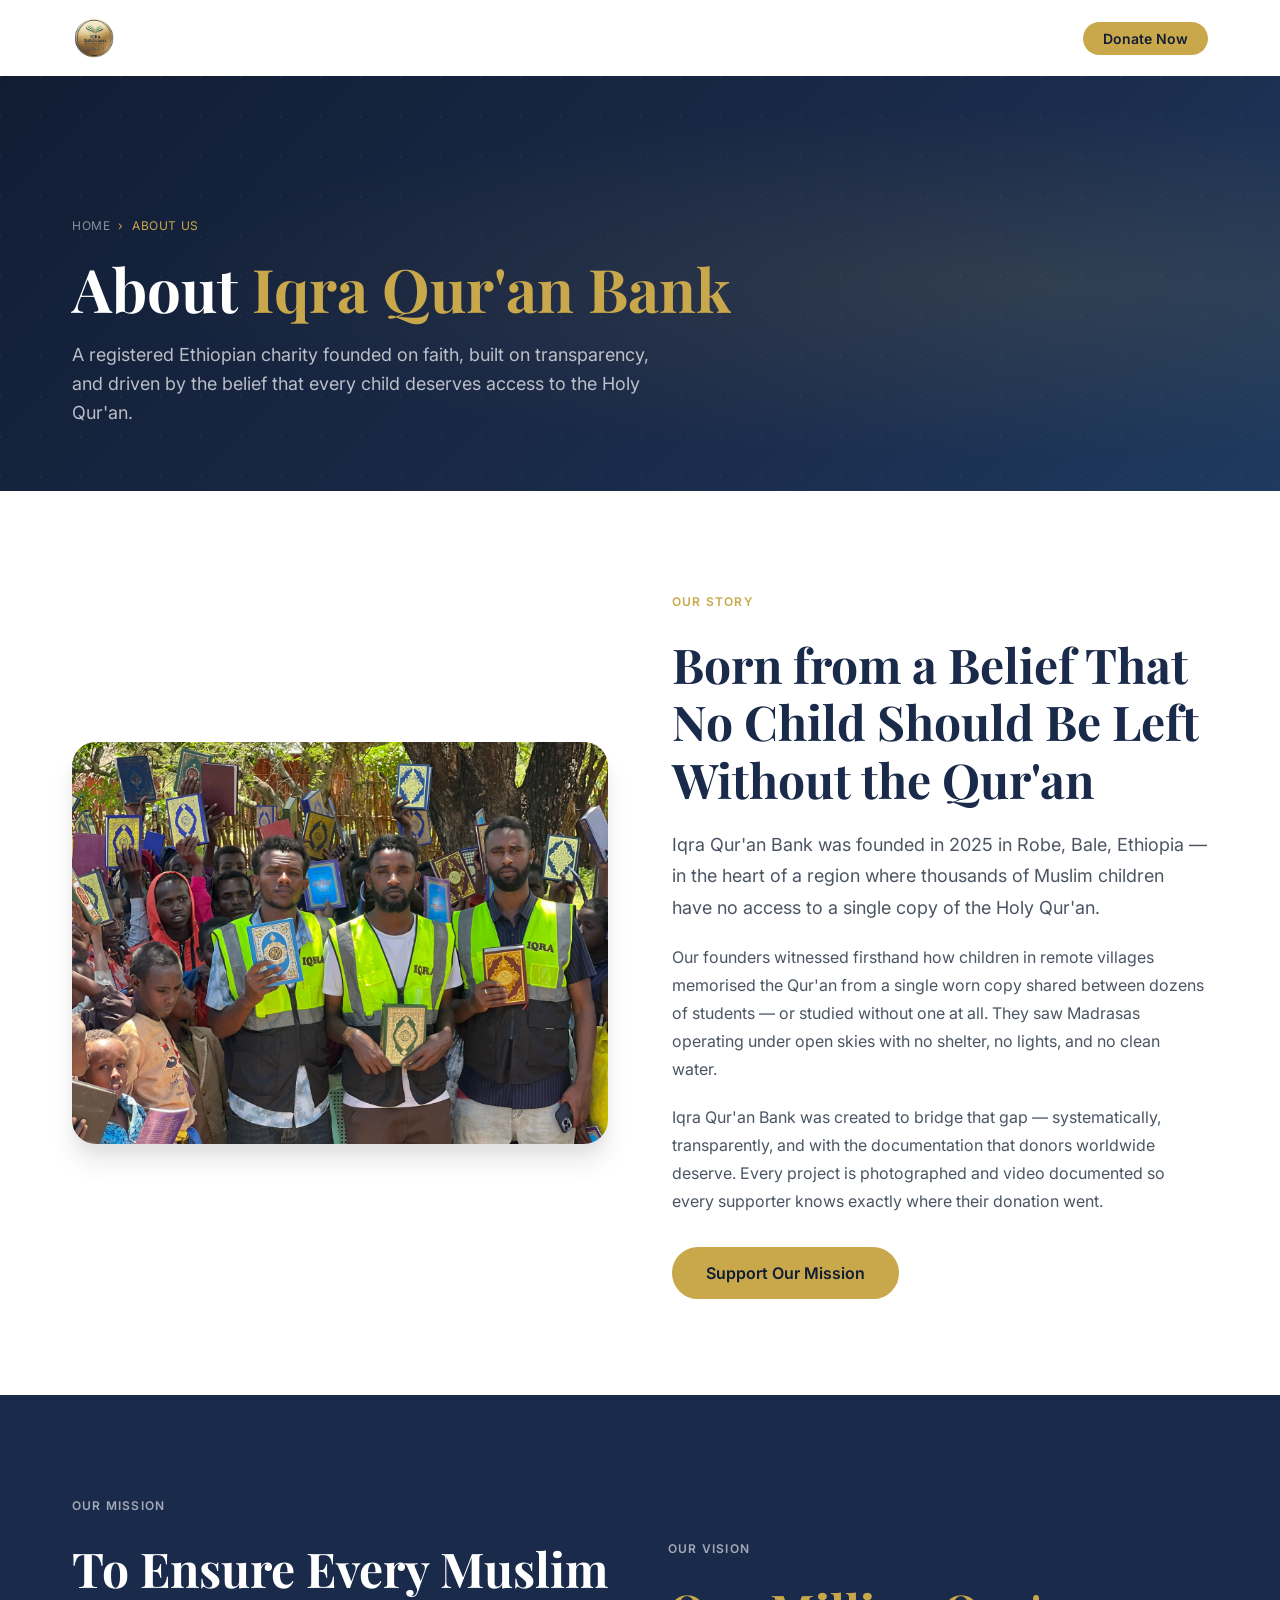
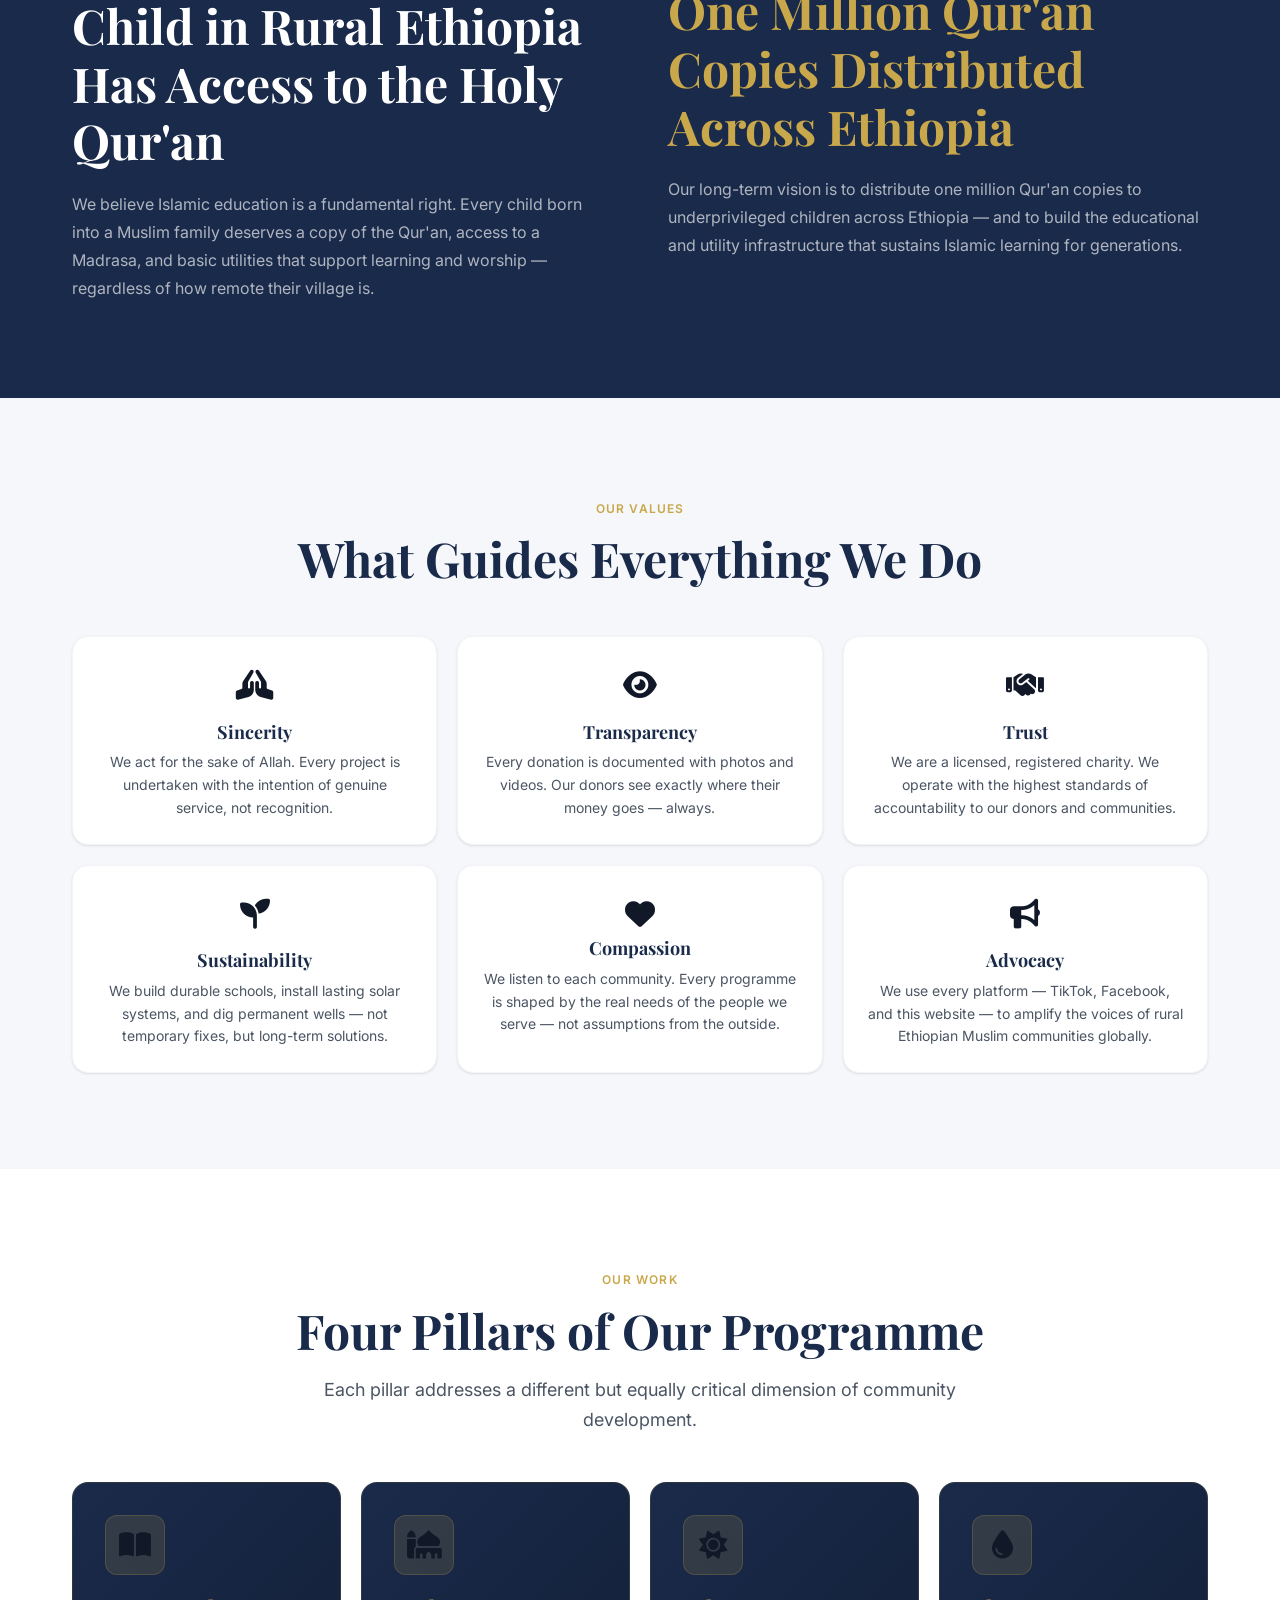
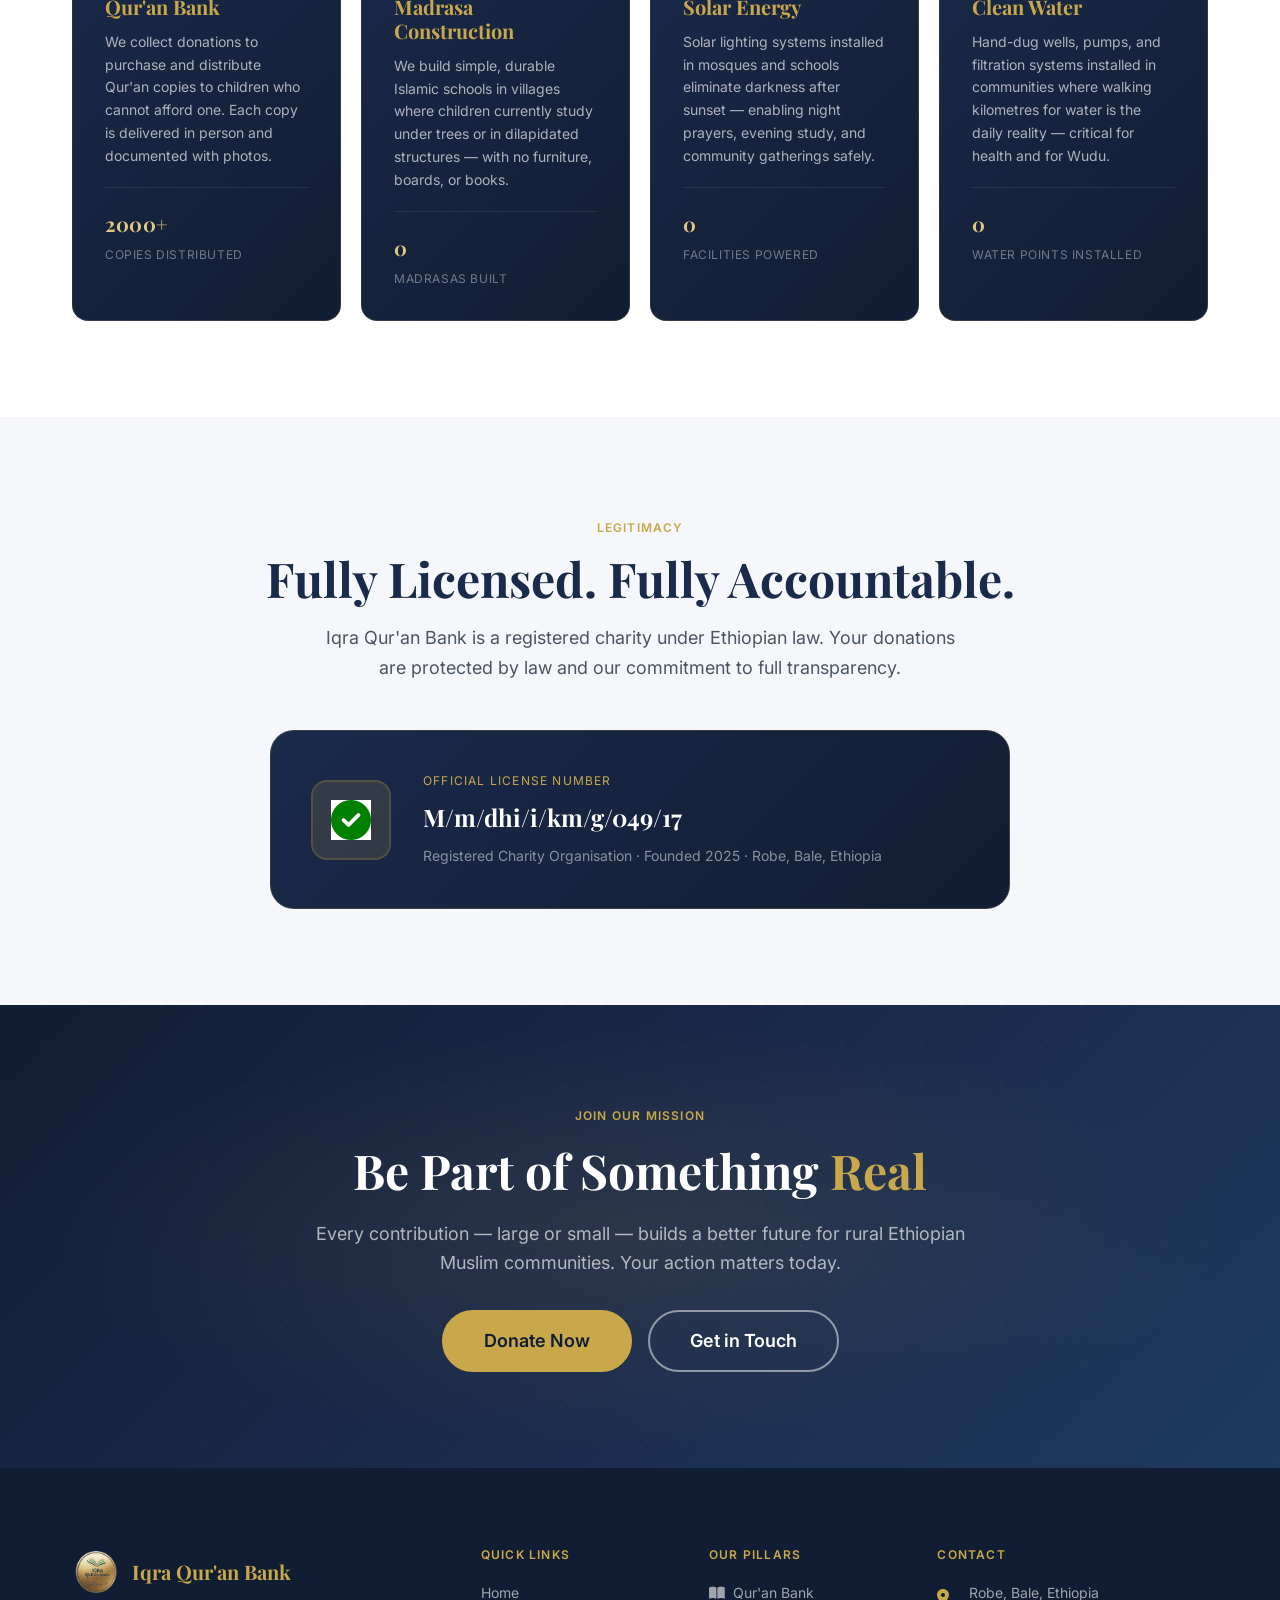
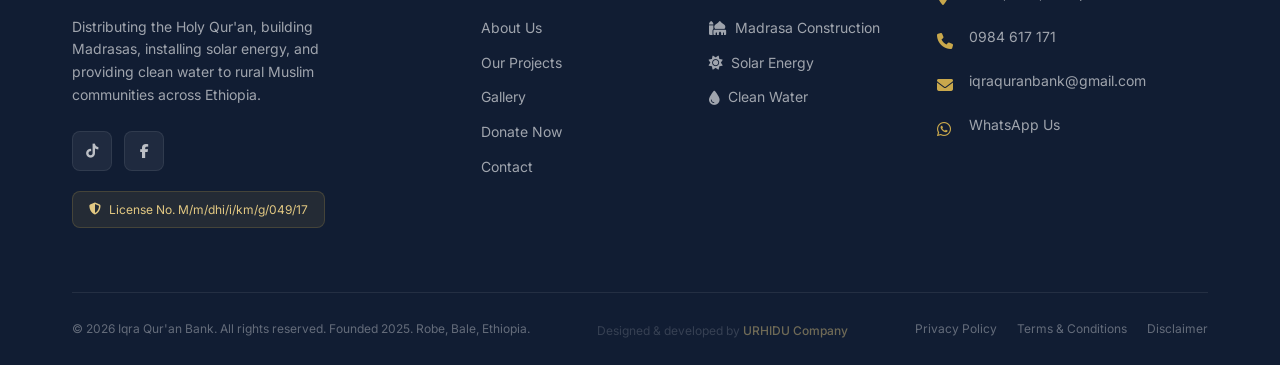
<file: about.html>
<!DOCTYPE html>
<html lang="en">
<head>
  <meta charset="UTF-8">
  <meta name="viewport" content="width=device-width, initial-scale=1.0">


<meta name="description" content="Learn about Iqra Qur'an Bank's story and mission. We are a registered Ethiopian charity dedicated to ensuring no child is left without access to the Holy Qur'an.">
  
  <!-- Open Graph / Social Sharing -->
  <meta property="og:type" content="website">
  <meta property="og:url" content="https://your-website-url.com/about.html">
  <meta property="og:title" content="Our Story & Mission | Iqra Qur'an Bank">
  <meta property="og:description" content="Discover how we are bringing Qur'ans, Madrasas, solar energy, and clean water to rural Muslim communities across Ethiopia.">
  <meta property="og:image" content="https://your-website-url.com/assets/images/hero/og-image.jpg">
  
  <title>About Us | Iqra Qur'an Bank</title>
  <link rel="icon" type="image/png" href="assets/images/logo/favicon.png">
    <link rel="stylesheet" href="https://cdnjs.cloudflare.com/ajax/libs/font-awesome/6.4.0/css/all.min.css">
  <link rel="stylesheet" href="css/main.css">
</head>
<body>

  <!-- ═══ NAVBAR ═══════════════════════════════════════════ -->
  <header class="navbar" id="navbar">
    <nav class="navbar__container container">
      <a href="/" class="navbar__logo">
        <img src="assets/images/logo/logo.png" alt="Iqra Qur'an Bank" class="navbar__logo-img">
      </a>
      <ul class="navbar__menu" id="navbarMenu" role="list">
        <li class="navbar__item"><a href="/"    class="navbar__link">Home</a></li>
        <li class="navbar__item"><a href="/about"    class="navbar__link">About</a></li>
        <li class="navbar__item"><a href="/projects" class="navbar__link">Projects</a></li>
        <li class="navbar__item"><a href="/gallery"  class="navbar__link">Gallery</a></li>
        <li class="navbar__item"><a href="/contact"  class="navbar__link">Contact</a></li>
        <li class="navbar__item"><a href="/donate"   class="navbar__link navbar__link--cta">Donate Now</a></li>
      </ul>
      <button class="navbar__hamburger" id="navbarToggle" aria-label="Open navigation menu" aria-expanded="false">
        <span></span><span></span><span></span>
      </button>
    </nav>
  </header>
  
  <main>

    <!-- ═══ PAGE HERO ════════════════════════════════════ -->
    <section class="page-hero">
      <div class="page-hero__pattern"></div>
      <div class="container">
        <div class="page-hero__content">
          <div class="page-hero__breadcrumb">
            <a href="/">Home</a>
            <span>›</span>
            <span>About Us</span>
          </div>
          <h1 class="page-hero__title">About <em>Iqra Qur'an Bank</em></h1>
          <p class="page-hero__subtitle">
            A registered Ethiopian charity founded on faith, built on transparency, and driven by the belief that every child deserves access to the Holy Qur'an.
          </p>
        </div>
      </div>
    </section>

    <!-- ═══ OUR STORY ════════════════════════════════════ -->
    <section class="section">
      <div class="container">
        <div class="about-story">

          <div class="about-story__img fade-in-up">
            <img src="assets/images/projects/aboutpage.jpg" alt="Iqra Qur'an Bank field workers distributing Qur'an copies in rural Ethiopia">
          </div>

          <div class="fade-in-up delay-200">
            <span class="section-header__eyebrow">Our Story</span>
            <h2 class="section-header__title" style="margin-bottom:var(--space-5); margin-top:var(--space-3)">
              Born from a Belief That No Child Should Be Left Without the Qur'an
            </h2>
            <p class="lead" style="margin-bottom:var(--space-5)">
              Iqra Qur'an Bank was founded in 2025 in Robe, Bale, Ethiopia — in the heart of a region where thousands of Muslim children have no access to a single copy of the Holy Qur'an.
            </p>
            <p style="color:var(--color-gray-600); line-height:var(--leading-loose); margin-bottom:var(--space-5)">
              Our founders witnessed firsthand how children in remote villages memorised the Qur'an from a single worn copy shared between dozens of students — or studied without one at all. They saw Madrasas operating under open skies with no shelter, no lights, and no clean water.
            </p>
            <p style="color:var(--color-gray-600); line-height:var(--leading-loose); margin-bottom:var(--space-8)">
              Iqra Qur'an Bank was created to bridge that gap — systematically, transparently, and with the documentation that donors worldwide deserve. Every project is photographed and video documented so every supporter knows exactly where their donation went.
            </p>
            <a href="/donate" class="btn btn--gold btn--lg">Support Our Mission</a>
          </div>

        </div>
      </div>
    </section>

    <!-- ═══ MISSION & VISION ══════════════════════════════ -->
    <section class="section section--navy">
      <div class="container">
        <div style="display:grid; grid-template-columns:1fr 1fr; gap:var(--space-14); align-items:center">

          <div class="fade-in-up">
            <span class="section-header__eyebrow section-header__eyebrow--white">Our Mission</span>
            <h2 class="section-header__title section-header__title--white" style="margin-top:var(--space-3); margin-bottom:var(--space-5)">
              To Ensure Every Muslim Child in Rural Ethiopia Has Access to the Holy Qur'an
            </h2>
            <p style="color:rgba(255,255,255,0.65); line-height:var(--leading-loose);">
              We believe Islamic education is a fundamental right. Every child born into a Muslim family deserves a copy of the Qur'an, access to a Madrasa, and basic utilities that support learning and worship — regardless of how remote their village is.
            </p>
          </div>

          <div class="fade-in-up delay-200">
            <span class="section-header__eyebrow section-header__eyebrow--white">Our Vision</span>
            <h2 class="section-header__title section-header__title--gold" style="margin-top:var(--space-3); margin-bottom:var(--space-5)">
              One Million Qur'an Copies Distributed Across Ethiopia
            </h2>
            <p style="color:rgba(255,255,255,0.65); line-height:var(--leading-loose);">
              Our long-term vision is to distribute one million Qur'an copies to underprivileged children across Ethiopia — and to build the educational and utility infrastructure that sustains Islamic learning for generations.
            </p>
          </div>

        </div>
      </div>
    </section>

    <!-- ═══ OUR VALUES ════════════════════════════════════ -->
    <section class="section section--light">
      <div class="container">

        <div class="section-header section-header--center fade-in-up">
          <span class="section-header__eyebrow">Our Values</span>
          <h2 class="section-header__title">What Guides Everything We Do</h2>
        </div>

        <div class="about-values">

          <div class="value-card fade-in-up delay-100">
            <span class="value-card__icon"><i class="fa-solid fa-hands-praying"></i>
</span>
            <h3 class="value-card__title">Sincerity</h3>
            <p class="value-card__text">We act for the sake of Allah. Every project is undertaken with the intention of genuine service, not recognition.</p>
          </div>

          <div class="value-card fade-in-up delay-200">
            <span class="value-card__icon">️<i class="fa-solid fa-eye"></i>
</span>
            <h3 class="value-card__title">Transparency</h3>
            <p class="value-card__text">Every donation is documented with photos and videos. Our donors see exactly where their money goes — always.</p>
          </div>

          <div class="value-card fade-in-up delay-300">
            <span class="value-card__icon"><i class="fa-solid fa-handshake"></i>
</span>
            <h3 class="value-card__title">Trust</h3>
            <p class="value-card__text">We are a licensed, registered charity. We operate with the highest standards of accountability to our donors and communities.</p>
          </div>

          <div class="value-card fade-in-up delay-100">
            <span class="value-card__icon"><i class="fa-solid fa-seedling"></i>
</span>
            <h3 class="value-card__title">Sustainability</h3>
            <p class="value-card__text">We build durable schools, install lasting solar systems, and dig permanent wells — not temporary fixes, but long-term solutions.</p>
          </div>

          <div class="value-card fade-in-up delay-200">
            <span class="value-card__icon"><i class="fa-solid fa-heart"></i>
<span>
            <h3 class="value-card__title">Compassion</h3>
            <p class="value-card__text">We listen to each community. Every programme is shaped by the real needs of the people we serve — not assumptions from the outside.</p>
          </div>

          <div class="value-card fade-in-up delay-300">
            <span class="value-card__icon"><i class="fa-solid fa-bullhorn"></i>
</span>
            <h3 class="value-card__title">Advocacy</h3>
            <p class="value-card__text">We use every platform — TikTok, Facebook, and this website — to amplify the voices of rural Ethiopian Muslim communities globally.</p>
          </div>

        </div>
      </div>
    </section>

    <!-- ═══ 4 PILLARS ════════════════════════════════════ -->
    <section class="section">
      <div class="container">

        <div class="section-header section-header--center fade-in-up">
          <span class="section-header__eyebrow">Our Work</span>
          <h2 class="section-header__title">Four Pillars of Our Programme</h2>
          <p class="section-header__desc">Each pillar addresses a different but equally critical dimension of community development.</p>
        </div>

        <div class="causes-grid">
          <div class="pillar-card fade-in-up delay-100">
            <div class="pillar-card__icon"><i class="fa-solid fa-book-open"></i></div>
            <h3 class="pillar-card__title">Qur'an Bank</h3>
            <p class="pillar-card__text">We collect donations to purchase and distribute Qur'an copies to children who cannot afford one. Each copy is delivered in person and documented with photos.</p>
            <div class="pillar-card__stat"><strong>2000+</strong>Copies Distributed</div>
          </div>
          <div class="pillar-card fade-in-up delay-200">
            <div class="pillar-card__icon"><i class="fa-solid fa-mosque"></i></div>
            <h3 class="pillar-card__title">Madrasa Construction</h3>
            <p class="pillar-card__text">We build simple, durable Islamic schools in villages where children currently study under trees or in dilapidated structures — with no furniture, boards, or books.</p>
            <div class="pillar-card__stat"><strong>0</strong>Madrasas Built</div>
          </div>
          <div class="pillar-card fade-in-up delay-300">
            <div class="pillar-card__icon">️<i class="fa-solid fa-sun"></i></div>
            <h3 class="pillar-card__title">Solar Energy</h3>
            <p class="pillar-card__text">Solar lighting systems installed in mosques and schools eliminate darkness after sunset — enabling night prayers, evening study, and community gatherings safely.</p>
            <div class="pillar-card__stat"><strong>0</strong>Facilities Powered</div>
          </div>
          <div class="pillar-card fade-in-up delay-400">
            <div class="pillar-card__icon"><i class="fa-solid fa-droplet"></i></div>
            <h3 class="pillar-card__title">Clean Water</h3>
            <p class="pillar-card__text">Hand-dug wells, pumps, and filtration systems installed in communities where walking kilometres for water is the daily reality — critical for health and for Wudu.</p>
            <div class="pillar-card__stat"><strong>0</strong>Water Points Installed</div>
          </div>
        </div>

      </div>
    </section>

    <!-- ═══ LICENSE & REGISTRATION ════════════════════════ -->
    <section class="section section--light">
      <div class="container">

        <div class="section-header section-header--center fade-in-up">
          <span class="section-header__eyebrow">Legitimacy</span>
          <h2 class="section-header__title">Fully Licensed. Fully Accountable.</h2>
          <p class="section-header__desc">Iqra Qur'an Bank is a registered charity under Ethiopian law. Your donations are protected by law and our commitment to full transparency.</p>
        </div>

        <div style="max-width:740px; margin-inline:auto;" class="fade-in-up delay-200">
          <div class="license-card">
          <div class="license-card__icon">️<i class="fa-solid fa-circle-check" style="color: green; background: white;"></i>
</div>
            <div>
              <p class="license-card__label">Official License Number</p>
              <p class="license-card__number">M/m/dhi/i/km/g/049/17</p>
              <p class="license-card__text">Registered Charity Organisation · Founded 2025 · Robe, Bale, Ethiopia</p>
            </div>
          </div>
        </div>

      </div>
    </section>

    <!-- ═══ CTA BANNER ════════════════════════════════════ -->
    <section class="cta-banner">
      <div class="cta-banner__pattern"></div>
      <div class="container">
        <div class="cta-banner__content fade-in-up">
          <span class="cta-banner__eyebrow">Join Our Mission</span>
          <h2 class="cta-banner__title">Be Part of Something <em>Real</em></h2>
          <p class="cta-banner__text">Every contribution — large or small — builds a better future for rural Ethiopian Muslim communities. Your action matters today.</p>
          <div class="cta-banner__actions">
            <a href="/donate"  class="btn btn--gold btn--xl">Donate Now</a>
            <a href="/contact" class="btn btn--outline-white btn--xl">Get in Touch</a>
          </div>
        </div>
      </div>
    </section>

  </main>

  <!-- ═══ FOOTER ════════════════════════════════════════════ -->
<footer class="footer">
  <div class="container">
    <div class="footer__grid">

      <div class="footer__brand">
        <a href="/" class="footer__logo">
          <img src="assets/images/logo/logo.png" alt="Iqra Qur'an Bank" class="footer__logo-img">
          <span class="footer__logo-text">Iqra Qur'an Bank</span>
        </a>
        <p class="footer__mission">
          Distributing the Holy Qur'an, building Madrasas, installing solar energy, and providing clean water to rural Muslim communities across Ethiopia.
        </p>
        <div class="footer__social">
          <a href="https://www.tiktok.com/@iqra.quran.bank" target="_blank" rel="noopener" class="footer__social-link" aria-label="TikTok">
            <i class="fa-brands fa-tiktok"></i>
          </a>
          <a href="https://www.facebook.com/share/1BKomAaJZD/" target="_blank" rel="noopener" class="footer__social-link" aria-label="Facebook">
            <i class="fa-brands fa-facebook-f"></i>
          </a>
        </div>
        <div class="footer__license">
          <i class="fa-solid fa-shield-halved"></i>
          License No. M/m/dhi/i/km/g/049/17
        </div>
      </div>

      <div>
        <h4 class="footer__col-title">Quick Links</h4>
        <nav class="footer__links">
          <a href="/"    class="footer__link">Home</a>
          <a href="/about"    class="footer__link">About Us</a>
          <a href="/projects" class="footer__link">Our Projects</a>
          <a href="/gallery"  class="footer__link">Gallery</a>
          <a href="/donate"   class="footer__link">Donate Now</a>
          <a href="/contact"  class="footer__link">Contact</a>
        </nav>
      </div>

      <div>
        <h4 class="footer__col-title">Our Pillars</h4>
        <nav class="footer__links">
          <a href="/projects#quran"   class="footer__link"><i class="fa-solid fa-book-open"></i> Qur'an Bank</a>
          <a href="/projects#madrasa" class="footer__link"><i class="fa-solid fa-mosque"></i> Madrasa Construction</a>
          <a href="/projects#solar"   class="footer__link"><i class="fa-solid fa-sun"></i> Solar Energy</a>
          <a href="/projects#water"   class="footer__link"><i class="fa-solid fa-droplet"></i> Clean Water</a>
        </nav>
      </div>

      <div>
        <h4 class="footer__col-title">Contact</h4>
        <div class="footer__contact-item">
          <span class="footer__contact-icon"><i class="fa-solid fa-location-dot"></i></span>
          <span class="footer__contact-text">Robe, Bale, Ethiopia</span>
        </div>
        <div class="footer__contact-item">
          <span class="footer__contact-icon"><i class="fa-solid fa-phone"></i></span>
          <span class="footer__contact-text">
            <a href="tel:0984617171">0984 617 171</a>
          </span>
        </div>
        <div class="footer__contact-item">
          <span class="footer__contact-icon"><i class="fa-solid fa-envelope"></i></span>
          <span class="footer__contact-text">
            <a href="mailto:iqraquranbank@gmail.com">iqraquranbank@gmail.com</a>
          </span>
        </div>
        <div class="footer__contact-item">
          <span class="footer__contact-icon"><i class="fa-brands fa-whatsapp"></i></span>
          <span class="footer__contact-text">
            <a href="https://wa.me/251984617171" target="_blank" rel="noopener">WhatsApp Us</a>
          </span>
        </div>
      </div>

    </div>

    <div class="footer__bottom">
      <p class="footer__copy">
        &copy; 2026 Iqra Qur'an Bank. All rights reserved. Founded 2025. Robe, Bale, Ethiopia.
      </p>
      <p class="footer__copy" style="margin-top:var(--space-1); opacity:0.45;">
        Designed &amp; developed by
        <a href="https://urhidu.pro.et" target="_blank" rel="noopener"
           style="color:var(--color-gold-light); text-decoration:none; font-weight:var(--weight-medium); opacity:1;">
          URHIDU Company
        </a>
      </p>
      <nav class="footer__legal-links">
        <a href="/privacy"    class="footer__legal-link">Privacy Policy</a>
        <a href="/terms"      class="footer__legal-link">Terms &amp; Conditions</a>
        <a href="/disclaimer" class="footer__legal-link">Disclaimer</a>
      </nav>
    </div>

  </div>
</footer>

  <script src="js/data/content.js"></script>
  <script src="js/components/navbar.js"></script>
  <script src="js/components/animations.js"></script>

</body>
</html>
</file>
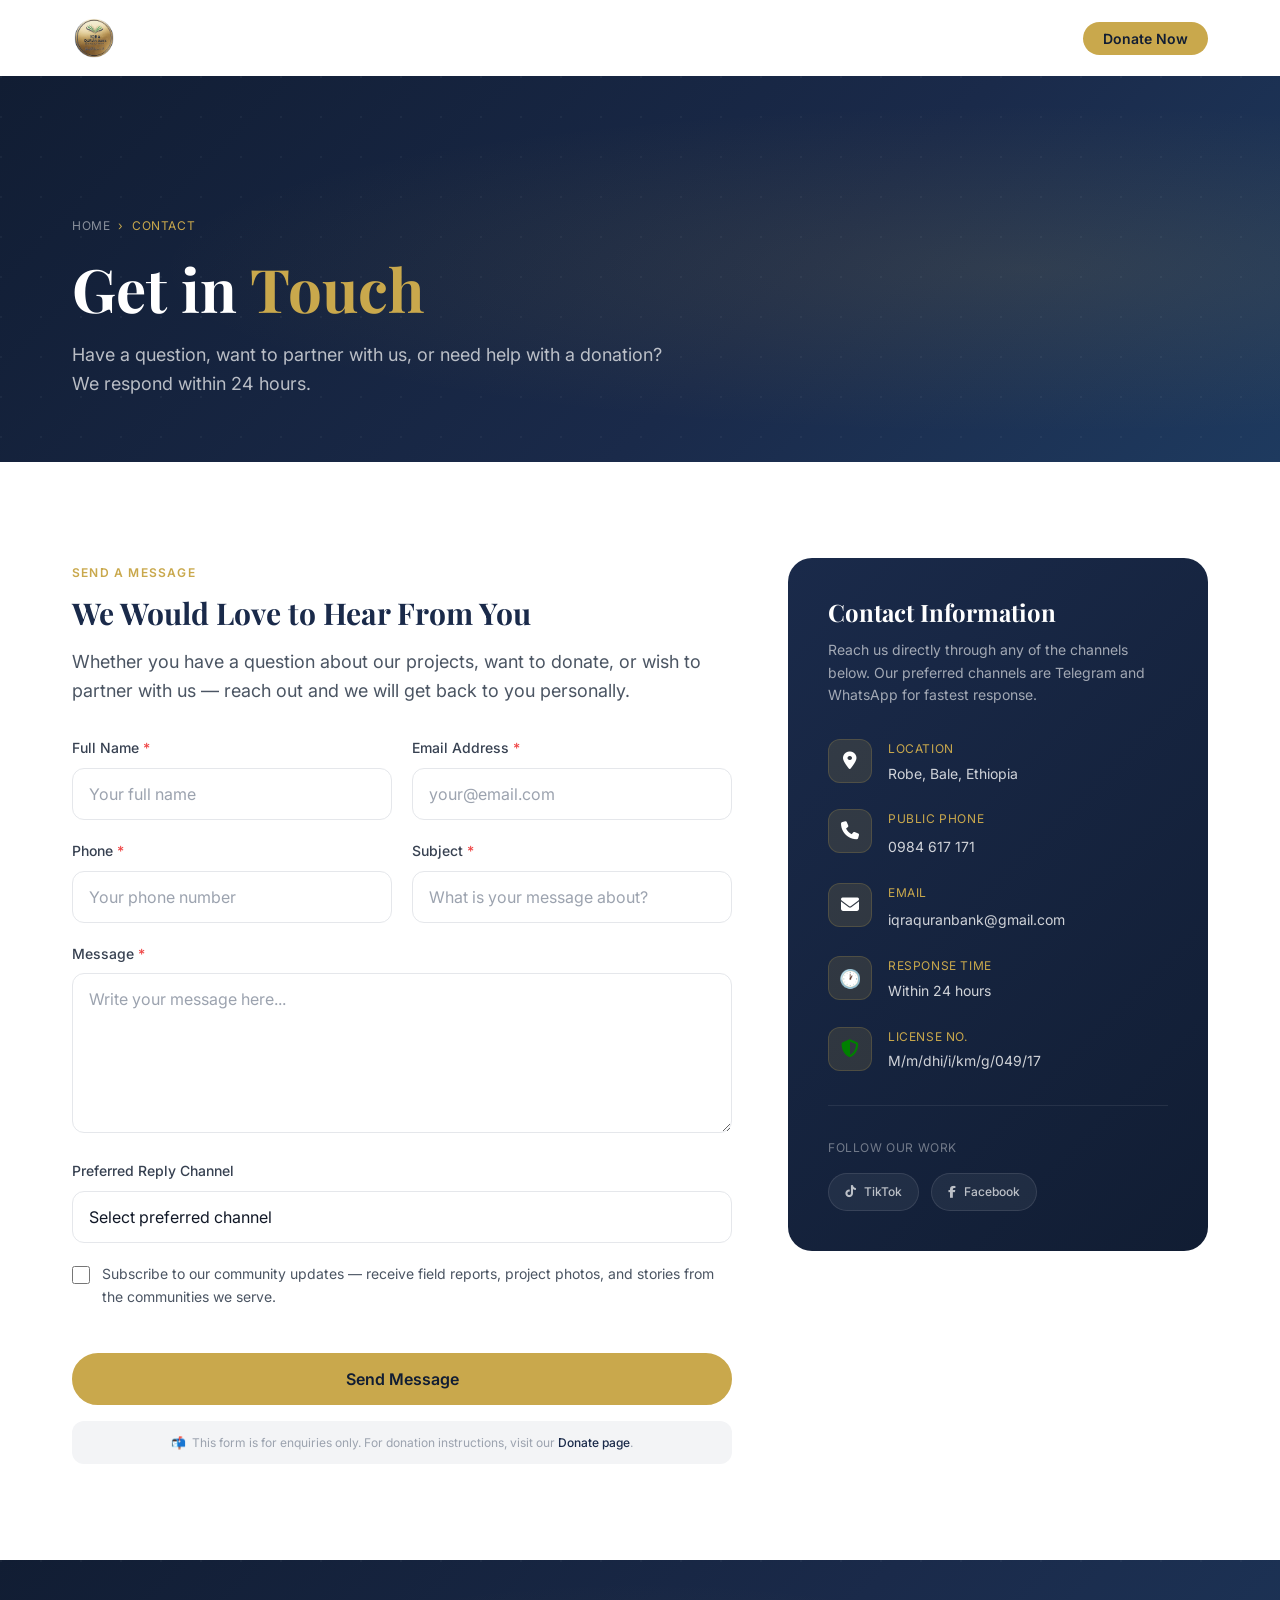
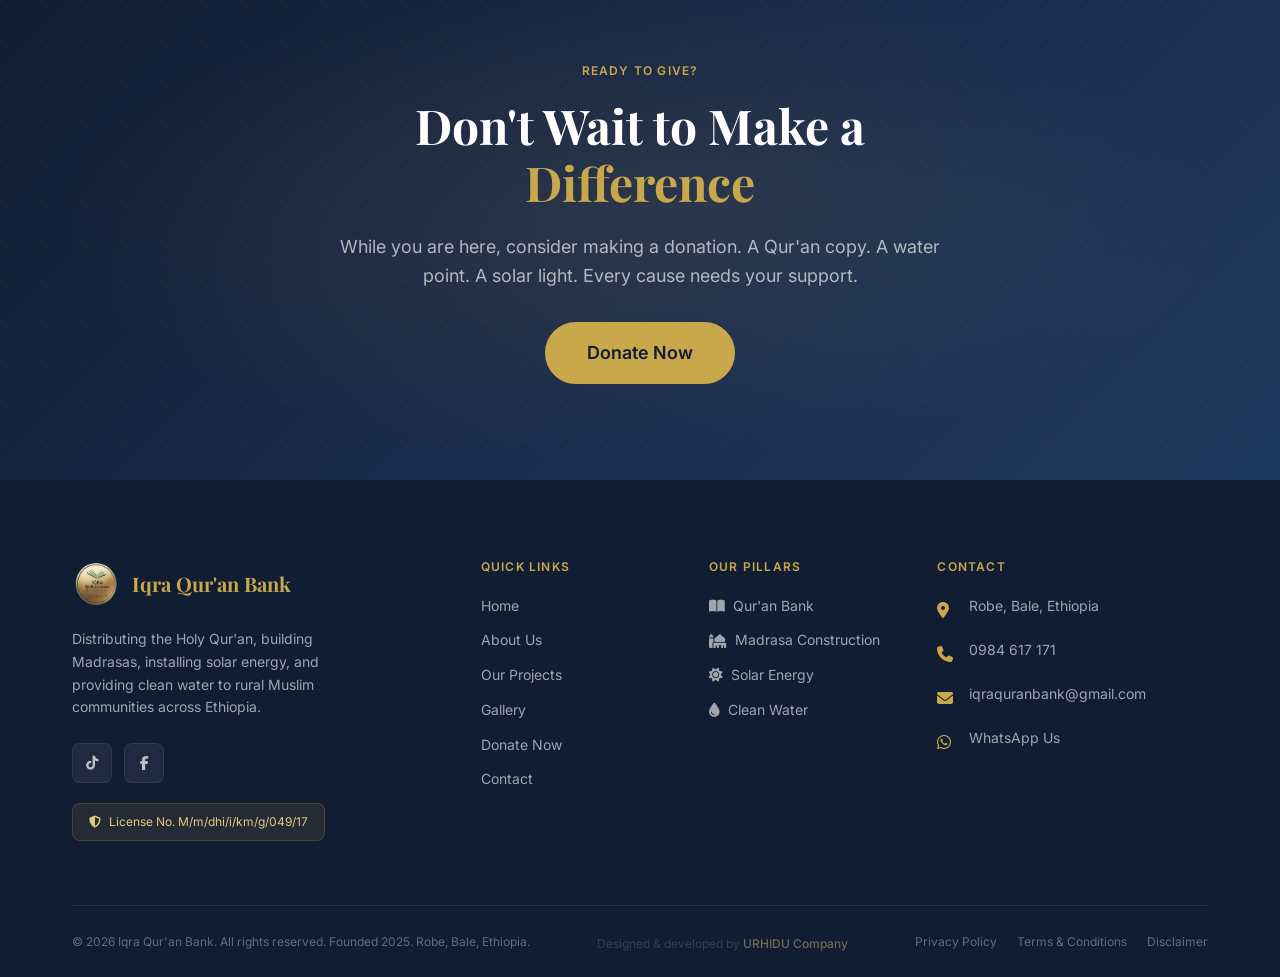
<file: contact.html>
<!DOCTYPE html>
<html lang="en">
<head>
  <meta charset="UTF-8">
  <meta name="viewport" content="width=device-width, initial-scale=1.0">
  
<meta name="description" content="Get in touch with Iqra Qur'an Bank in Robe, Bale, Ethiopia. Contact us via email, phone, Telegram, or WhatsApp for partnerships and donation inquiries.">
  
  <!-- Open Graph / Social Sharing -->
  <meta property="og:type" content="website">
  <meta property="og:url" content="https://your-website-url.com/contact.html">
  <meta property="og:title" content="Contact Iqra Qur'an Bank">
  <meta property="og:description" content="Have a question, need help with a donation, or want to partner with us? Reach out directly to our field team in Robe, Bale, Ethiopia.">
  <meta property="og:image" content="https://your-website-url.com/assets/images/hero/og-image.jpg">
  
  <title>Contact Us | Iqra Qur'an Bank</title>
  <link rel="icon" type="image/png" href="assets/images/logo/favicon.png">
    <link rel="stylesheet" href="https://cdnjs.cloudflare.com/ajax/libs/font-awesome/6.4.0/css/all.min.css">
  <link rel="stylesheet" href="css/main.css">
</head>
<body>

  <!-- ═══ NAVBAR ═══════════════════════════════════════════ -->
  <header class="navbar" id="navbar">
    <nav class="navbar__container container">
      <a href="/" class="navbar__logo">
        <img src="assets/images/logo/logo.png" alt="Iqra Qur'an Bank" class="navbar__logo-img">
      </a>
      <ul class="navbar__menu" id="navbarMenu" role="list">
        <li class="navbar__item"><a href="/"    class="navbar__link">Home</a></li>
        <li class="navbar__item"><a href="/about"    class="navbar__link">About</a></li>
        <li class="navbar__item"><a href="/projects" class="navbar__link">Projects</a></li>
        <li class="navbar__item"><a href="/gallery"  class="navbar__link">Gallery</a></li>
        <li class="navbar__item"><a href="/contact"  class="navbar__link">Contact</a></li>
        <li class="navbar__item"><a href="/donate"   class="navbar__link navbar__link--cta">Donate Now</a></li>
      </ul>
      <button class="navbar__hamburger" id="navbarToggle" aria-label="Open navigation menu" aria-expanded="false">
        <span></span><span></span><span></span>
      </button>
    </nav>
  </header>
  
  <main>

    <!-- ═══ PAGE HERO ════════════════════════════════════ -->
    <section class="page-hero">
      <div class="page-hero__pattern"></div>
      <div class="container">
        <div class="page-hero__content">
          <div class="page-hero__breadcrumb">
            <a href="/">Home</a>
            <span>›</span>
            <span>Contact</span>
          </div>
          <h1 class="page-hero__title">Get in <em>Touch</em></h1>
          <p class="page-hero__subtitle">Have a question, want to partner with us, or need help with a donation? We respond within 24 hours.</p>
        </div>
      </div>
    </section>

    <!-- ═══ CONTACT SECTION ═══════════════════════════════ -->
    <section class="section">
      <div class="container">
        <div class="contact-layout">

          <!-- Left: Form -->
          <div class="fade-in-up">
            <div class="section-header" style="margin-bottom:var(--space-8)">
              <span class="section-header__eyebrow">Send a Message</span>
              <h2 class="section-header__title" style="font-size:var(--text-3xl);">We Would Love to Hear From You</h2>
              <p class="section-header__desc">Whether you have a question about our projects, want to donate, or wish to partner with us — reach out and we will get back to you personally.</p>
            </div>

            <form id="contactForm" novalidate>

              <div class="form-row">
                <div class="form-group">
                  <label class="form-label form-label--required" for="contactName">Full Name</label>
                  <input type="text" id="contactName" class="form-input" placeholder="Your full name" required>
                </div>
                <div class="form-group">
                  <label class="form-label form-label--required" for="contactEmail">Email Address</label>
                  <input type="email" id="contactEmail" class="form-input" placeholder="your@email.com" required>
                </div>
              </div>

              <div class="form-row">
                <div class="form-group">
                  <label class="form-label form-label--required" for="contactPhone">Phone </label>
                  <input type="tel" id="contactPhone" class="form-input" placeholder="Your phone number" required>
                </div>
                <div class="form-group">
                  <label class="form-label form-label--required" for="contactSubject">Subject</label>
                  <input type="text" id="contactSubject" class="form-input" placeholder="What is your message about?" required>
                </div>
              </div>

              <div class="form-group">
                <label class="form-label form-label--required" for="contactMessage">Message</label>
                <textarea id="contactMessage" class="form-textarea" placeholder="Write your message here..." required style="min-height:160px;"></textarea>
              </div>

              <div class="form-group">
                <label class="form-label" for="contactChannel">Preferred Reply Channel</label>
                <select id="contactChannel" class="form-input form-select">
                  <option value="">Select preferred channel</option>
                  <option value="email">Email</option>
                  <option value="telegram">Telegram</option>
                  <option value="whatsapp">WhatsApp</option>
                  <option value="phone">Phone Call</option>
                </select>
              </div>

              <!-- Subscribe -->
              <div class="form-group" style="display:flex; align-items:flex-start; gap:var(--space-3); margin-top:var(--space-2);">
                <input type="checkbox" id="subscribe" style="margin-top:3px; accent-color:var(--color-gold); width:18px; height:18px; cursor:pointer; flex-shrink:0;">
                <label for="subscribe" style="font-size:var(--text-sm); color:var(--color-gray-600); cursor:pointer; line-height:var(--leading-relaxed);">
                  Subscribe to our community updates — receive field reports, project photos, and stories from the communities we serve.
                </label>
              </div>

              <button type="submit" class="btn btn--gold btn--lg btn--full" style="margin-top:var(--space-6);">
                Send Message
              </button>

              <div id="formFeedback" style="display:none; margin-top:var(--space-4);"></div>

              <p class="form-notice" style="margin-top:var(--space-4);">
                📬 &nbsp;This form is for enquiries only. For donation instructions, visit our <a href="donate.html" style="color:var(--color-navy); font-weight:var(--weight-medium);">Donate page</a>.
              </p>

            </form>
          </div>

          <!-- Right: Info Card -->
          <div class="fade-in-up delay-300">
            <div class="contact-info-card">
              <h3 class="contact-info-card__title">Contact Information</h3>
              <p class="contact-info-card__subtitle">Reach us directly through any of the channels below. Our preferred channels are Telegram and WhatsApp for fastest response.</p>

              <div class="contact-info-item">
                <div class="contact-info-item__icon"><i class="fa-solid fa-location-dot"></i></div>
                <div>
                  <p class="contact-info-item__label">Location</p>
                  <p class="contact-info-item__value">Robe, Bale, Ethiopia</p>
                </div>
              </div>

              <div class="contact-info-item">
                <div class="contact-info-item__icon"><i class="fa-solid fa-phone"></i></div>
                <div>
                  <p class="contact-info-item__label">Public Phone</p>
                  <a class="contact-info-item__value" href="tel:0984617171">0984 617 171</a>
                </div>
              </div>

              <div class="contact-info-item">
                <div class="contact-info-item__icon"><i class="fa-solid fa-envelope"></i></div>
                <div>
                  <p class="contact-info-item__label">Email</p>
                  <a class="contact-info-item__value" href="mailto:iqraquranbank@gmail.com">iqraquranbank@gmail.com</a>
                </div>
              </div>

              <div class="contact-info-item">
                <div class="contact-info-item__icon">🕐</div>
                <div>
                  <p class="contact-info-item__label">Response Time</p>
                  <p class="contact-info-item__value">Within 24 hours</p>
                </div>
              </div>
              


              <div class="contact-info-item">
                <div class="contact-info-item__icon">️<i class="fa-solid fa-shield-halved" style="color:green;"></i></div>
                <div>
                  <p class="contact-info-item__label">License No.</p>
                  <p class="contact-info-item__value">M/m/dhi/i/km/g/049/17</p>
                </div>
              </div>

              <div class="contact-social">
                <p class="contact-social__title">Follow Our Work</p>
                <div class="contact-social__links">
                  <a href="https://www.tiktok.com/@iqra.quran.bank" target="_blank" rel="noopener" class="contact-social__btn">
                      <i class="fa-brands fa-tiktok"></i> TikTok
                  </a>
                  <a href="https://www.facebook.com/share/1BKomAaJZD/" target="_blank" rel="noopener" class="contact-social__btn">
                    <i class="fa-brands fa-facebook-f"></i> Facebook
                  </a>
                </div>
              </div>

            </div>
          </div>

        </div>
      </div>
    </section>

    <!-- ═══ CTA BANNER ════════════════════════════════════ -->
    <section class="cta-banner">
      <div class="cta-banner__pattern"></div>
      <div class="container">
        <div class="cta-banner__content fade-in-up">
          <span class="cta-banner__eyebrow">Ready to Give?</span>
          <h2 class="cta-banner__title">Don't Wait to Make a <em>Difference</em></h2>
          <p class="cta-banner__text">While you are here, consider making a donation. A Qur'an copy. A water point. A solar light. Every cause needs your support.</p>
          <div class="cta-banner__actions">
            <a href="/donate" class="btn btn--gold btn--xl">Donate Now</a>
          </div>
        </div>
      </div>
    </section>

  </main>
  
 <!-- ═══ FOOTER ════════════════════════════════════════════ -->
<footer class="footer">
  <div class="container">
    <div class="footer__grid">

      <div class="footer__brand">
        <a href="/" class="footer__logo">
          <img src="assets/images/logo/logo.png" alt="Iqra Qur'an Bank" class="footer__logo-img">
          <span class="footer__logo-text">Iqra Qur'an Bank</span>
        </a>
        <p class="footer__mission">
          Distributing the Holy Qur'an, building Madrasas, installing solar energy, and providing clean water to rural Muslim communities across Ethiopia.
        </p>
        <div class="footer__social">
          <a href="https://www.tiktok.com/@iqra.quran.bank" target="_blank" rel="noopener" class="footer__social-link" aria-label="TikTok">
            <i class="fa-brands fa-tiktok"></i>
          </a>
          <a href="https://www.facebook.com/share/1BKomAaJZD/" target="_blank" rel="noopener" class="footer__social-link" aria-label="Facebook">
            <i class="fa-brands fa-facebook-f"></i>
          </a>
        </div>
        <div class="footer__license">
          <i class="fa-solid fa-shield-halved"></i>
          License No. M/m/dhi/i/km/g/049/17
        </div>
      </div>

      <div>
        <h4 class="footer__col-title">Quick Links</h4>
        <nav class="footer__links">
          <a href="/"    class="footer__link">Home</a>
          <a href="/about"    class="footer__link">About Us</a>
          <a href="/projects" class="footer__link">Our Projects</a>
          <a href="/gallery"  class="footer__link">Gallery</a>
          <a href="/donate"   class="footer__link">Donate Now</a>
          <a href="/contact"  class="footer__link">Contact</a>
        </nav>
      </div>

      <div>
        <h4 class="footer__col-title">Our Pillars</h4>
        <nav class="footer__links">
          <a href="/projects#quran"   class="footer__link"><i class="fa-solid fa-book-open"></i> Qur'an Bank</a>
          <a href="/projects#madrasa" class="footer__link"><i class="fa-solid fa-mosque"></i> Madrasa Construction</a>
          <a href="/projects#solar"   class="footer__link"><i class="fa-solid fa-sun"></i> Solar Energy</a>
          <a href="/projects#water"   class="footer__link"><i class="fa-solid fa-droplet"></i> Clean Water</a>
        </nav>
      </div>

      <div>
        <h4 class="footer__col-title">Contact</h4>
        <div class="footer__contact-item">
          <span class="footer__contact-icon"><i class="fa-solid fa-location-dot"></i></span>
          <span class="footer__contact-text">Robe, Bale, Ethiopia</span>
        </div>
        <div class="footer__contact-item">
          <span class="footer__contact-icon"><i class="fa-solid fa-phone"></i></span>
          <span class="footer__contact-text">
            <a href="tel:0984617171">0984 617 171</a>
          </span>
        </div>
        <div class="footer__contact-item">
          <span class="footer__contact-icon"><i class="fa-solid fa-envelope"></i></span>
          <span class="footer__contact-text">
            <a href="mailto:iqraquranbank@gmail.com">iqraquranbank@gmail.com</a>
          </span>
        </div>
        <div class="footer__contact-item">
          <span class="footer__contact-icon"><i class="fa-brands fa-whatsapp"></i></span>
          <span class="footer__contact-text">
            <a href="https://wa.me/251984617171" target="_blank" rel="noopener">WhatsApp Us</a>
          </span>
        </div>
      </div>

    </div>

    <div class="footer__bottom">
      <p class="footer__copy">
        &copy; 2026 Iqra Qur'an Bank. All rights reserved. Founded 2025. Robe, Bale, Ethiopia.
      </p>
      <p class="footer__copy" style="margin-top:var(--space-1); opacity:0.45;">
        Designed &amp; developed by
        <a href="https://urhidu.pro.et" target="_blank" rel="noopener"
           style="color:var(--color-gold-light); text-decoration:none; font-weight:var(--weight-medium); opacity:1;">
          URHIDU Company
        </a>
      </p>
      <nav class="footer__legal-links">
        <a href="/privacy"    class="footer__legal-link">Privacy Policy</a>
        <a href="/terms"      class="footer__legal-link">Terms &amp; Conditions</a>
        <a href="/disclaimer" class="footer__legal-link">Disclaimer</a>
      </nav>
    </div>

  </div>
</footer>

  <script src="js/data/content.js"></script>
  <script src="js/components/navbar.js"></script>
  <script src="js/components/animations.js"></script>
  <script src="js/pages/contact.js"></script>

</body>
</html>
</file>
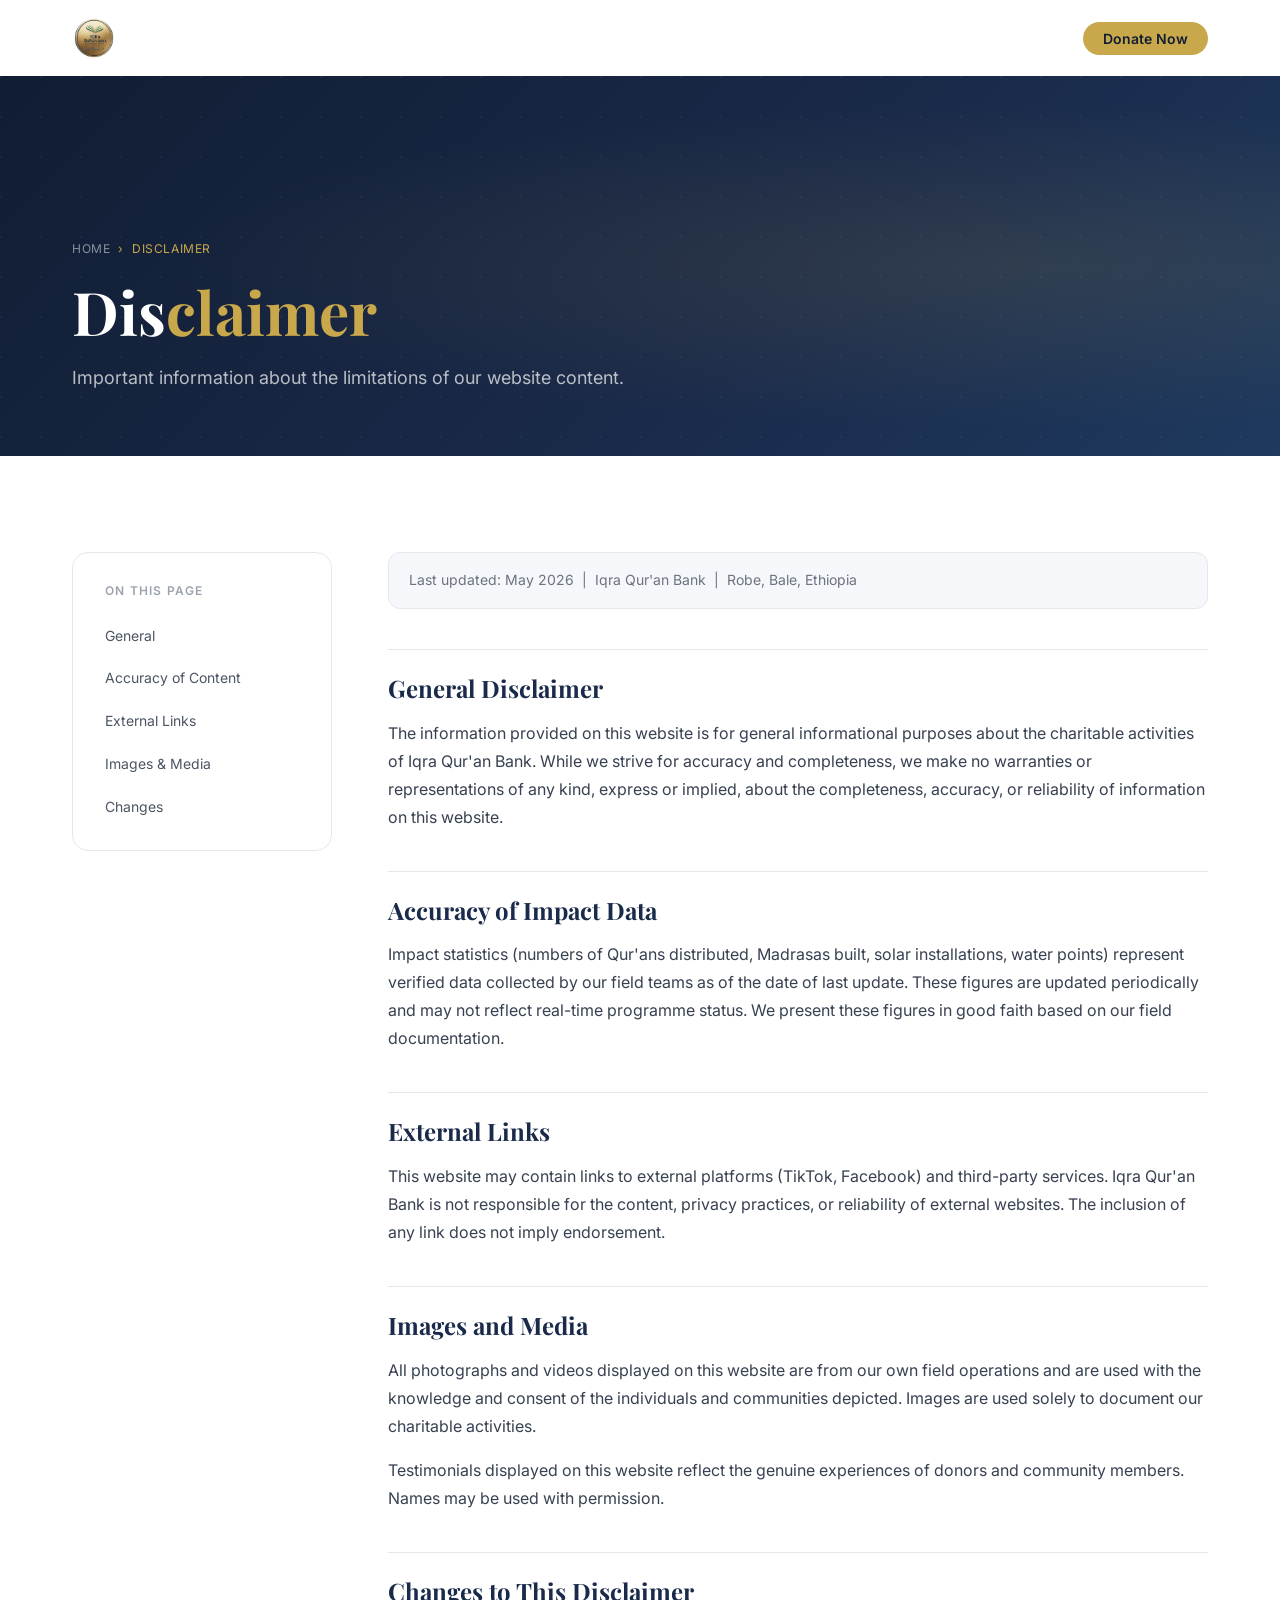
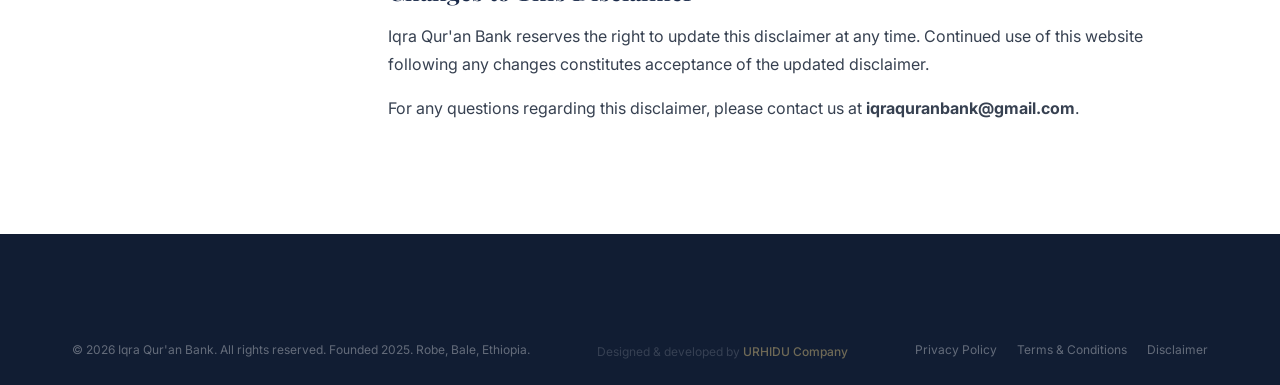
<file: disclaimer.html>
<!DOCTYPE html>
<html lang="en">
<head>
  <meta charset="UTF-8">
  <meta name="viewport" content="width=device-width, initial-scale=1.0">
  <title>Disclaimer | Iqra Qur'an Bank</title>
  <link rel="icon" type="image/png" href="assets/images/logo/favicon.png">
  <link rel="stylesheet" href="css/main.css">
    <link rel="stylesheet" href="https://cdnjs.cloudflare.com/ajax/libs/font-awesome/6.4.0/css/all.min.css">
</head>
<body>
  <!-- ═══ NAVBAR ═══════════════════════════════════════════ -->
  <header class="navbar" id="navbar">
    <nav class="navbar__container container">
      <a href="/" class="navbar__logo">
        <img src="assets/images/logo/logo.png" alt="Iqra Qur'an Bank" class="navbar__logo-img">
      </a>
      <ul class="navbar__menu" id="navbarMenu" role="list">
        <li class="navbar__item"><a href="/"    class="navbar__link">Home</a></li>
        <li class="navbar__item"><a href="/about"    class="navbar__link">About</a></li>
        <li class="navbar__item"><a href="/projects" class="navbar__link">Projects</a></li>
        <li class="navbar__item"><a href="/gallery"  class="navbar__link">Gallery</a></li>
        <li class="navbar__item"><a href="/contact"  class="navbar__link">Contact</a></li>
        <li class="navbar__item"><a href="/donate"   class="navbar__link navbar__link--cta">Donate Now</a></li>
      </ul>
      <button class="navbar__hamburger" id="navbarToggle" aria-label="Open navigation menu" aria-expanded="false">
        <span></span><span></span><span></span>
      </button>
    </nav>
  </header>
  
  <main>
    <section class="page-hero"><div class="page-hero__pattern"></div>
      <div class="container"><div class="page-hero__content">
        <div class="page-hero__breadcrumb"><a href="/">Home</a><span>›</span><span>Disclaimer</span></div>
        <h1 class="page-hero__title">Dis<em>claimer</em></h1>
        <p class="page-hero__subtitle">Important information about the limitations of our website content.</p>
      </div></div>
    </section>
    <section class="section">
      <div class="container">
        <div class="legal-layout">
          <nav class="legal-nav">
            <p class="legal-nav__title">On This Page</p>
            <a href="#general"    class="legal-nav__link">General</a>
            <a href="#accuracy"   class="legal-nav__link">Accuracy of Content</a>
            <a href="#links"      class="legal-nav__link">External Links</a>
            <a href="#images"     class="legal-nav__link">Images & Media</a>
            <a href="#changes"    class="legal-nav__link">Changes</a>
          </nav>
          <div class="legal-content">
            <div class="legal-meta">Last updated: May 2026 &nbsp;|&nbsp; Iqra Qur'an Bank &nbsp;|&nbsp; Robe, Bale, Ethiopia</div>
            <h2 id="general">General Disclaimer</h2>
            <p>The information provided on this website is for general informational purposes about the charitable activities of Iqra Qur'an Bank. While we strive for accuracy and completeness, we make no warranties or representations of any kind, express or implied, about the completeness, accuracy, or reliability of information on this website.</p>
            <h2 id="accuracy">Accuracy of Impact Data</h2>
            <p>Impact statistics (numbers of Qur'ans distributed, Madrasas built, solar installations, water points) represent verified data collected by our field teams as of the date of last update. These figures are updated periodically and may not reflect real-time programme status. We present these figures in good faith based on our field documentation.</p>
            <h2 id="links">External Links</h2>
            <p>This website may contain links to external platforms (TikTok, Facebook) and third-party services. Iqra Qur'an Bank is not responsible for the content, privacy practices, or reliability of external websites. The inclusion of any link does not imply endorsement.</p>
            <h2 id="images">Images and Media</h2>
            <p>All photographs and videos displayed on this website are from our own field operations and are used with the knowledge and consent of the individuals and communities depicted. Images are used solely to document our charitable activities.</p>
            <p>Testimonials displayed on this website reflect the genuine experiences of donors and community members. Names may be used with permission.</p>
            <h2 id="changes">Changes to This Disclaimer</h2>
            <p>Iqra Qur'an Bank reserves the right to update this disclaimer at any time. Continued use of this website following any changes constitutes acceptance of the updated disclaimer.</p>
            <p>For any questions regarding this disclaimer, please contact us at <strong>iqraquranbank@gmail.com</strong>.</p>
          </div>
        </div>
      </div>
    </section>
  </main>
  
  <footer class="footer"><div class="container">
        <div class="footer__bottom">
      <p class="footer__copy">
        &copy; 2026 Iqra Qur'an Bank. All rights reserved. Founded 2025. Robe, Bale, Ethiopia.
      </p>
      <p class="footer__copy" style="margin-top:var(--space-1); opacity:0.45;">
        Designed &amp; developed by
        <a href="https://urhidu.pro.et" target="_blank" rel="noopener"
           style="color:var(--color-gold-light); text-decoration:none; font-weight:var(--weight-medium); opacity:1;">
          URHIDU Company
        </a>
      </p>
      <nav class="footer__legal-links">
        <a href="/privacy"    class="footer__legal-link">Privacy Policy</a>
        <a href="/terms"      class="footer__legal-link">Terms &amp; Conditions</a>
        <a href="/disclaimer" class="footer__legal-link">Disclaimer</a>
      </nav>
    </div>
  </div></footer>
  
  <script src="js/components/navbar.js"></script>
  <script src="js/components/animations.js"></script>
</body>
</html>
</file>
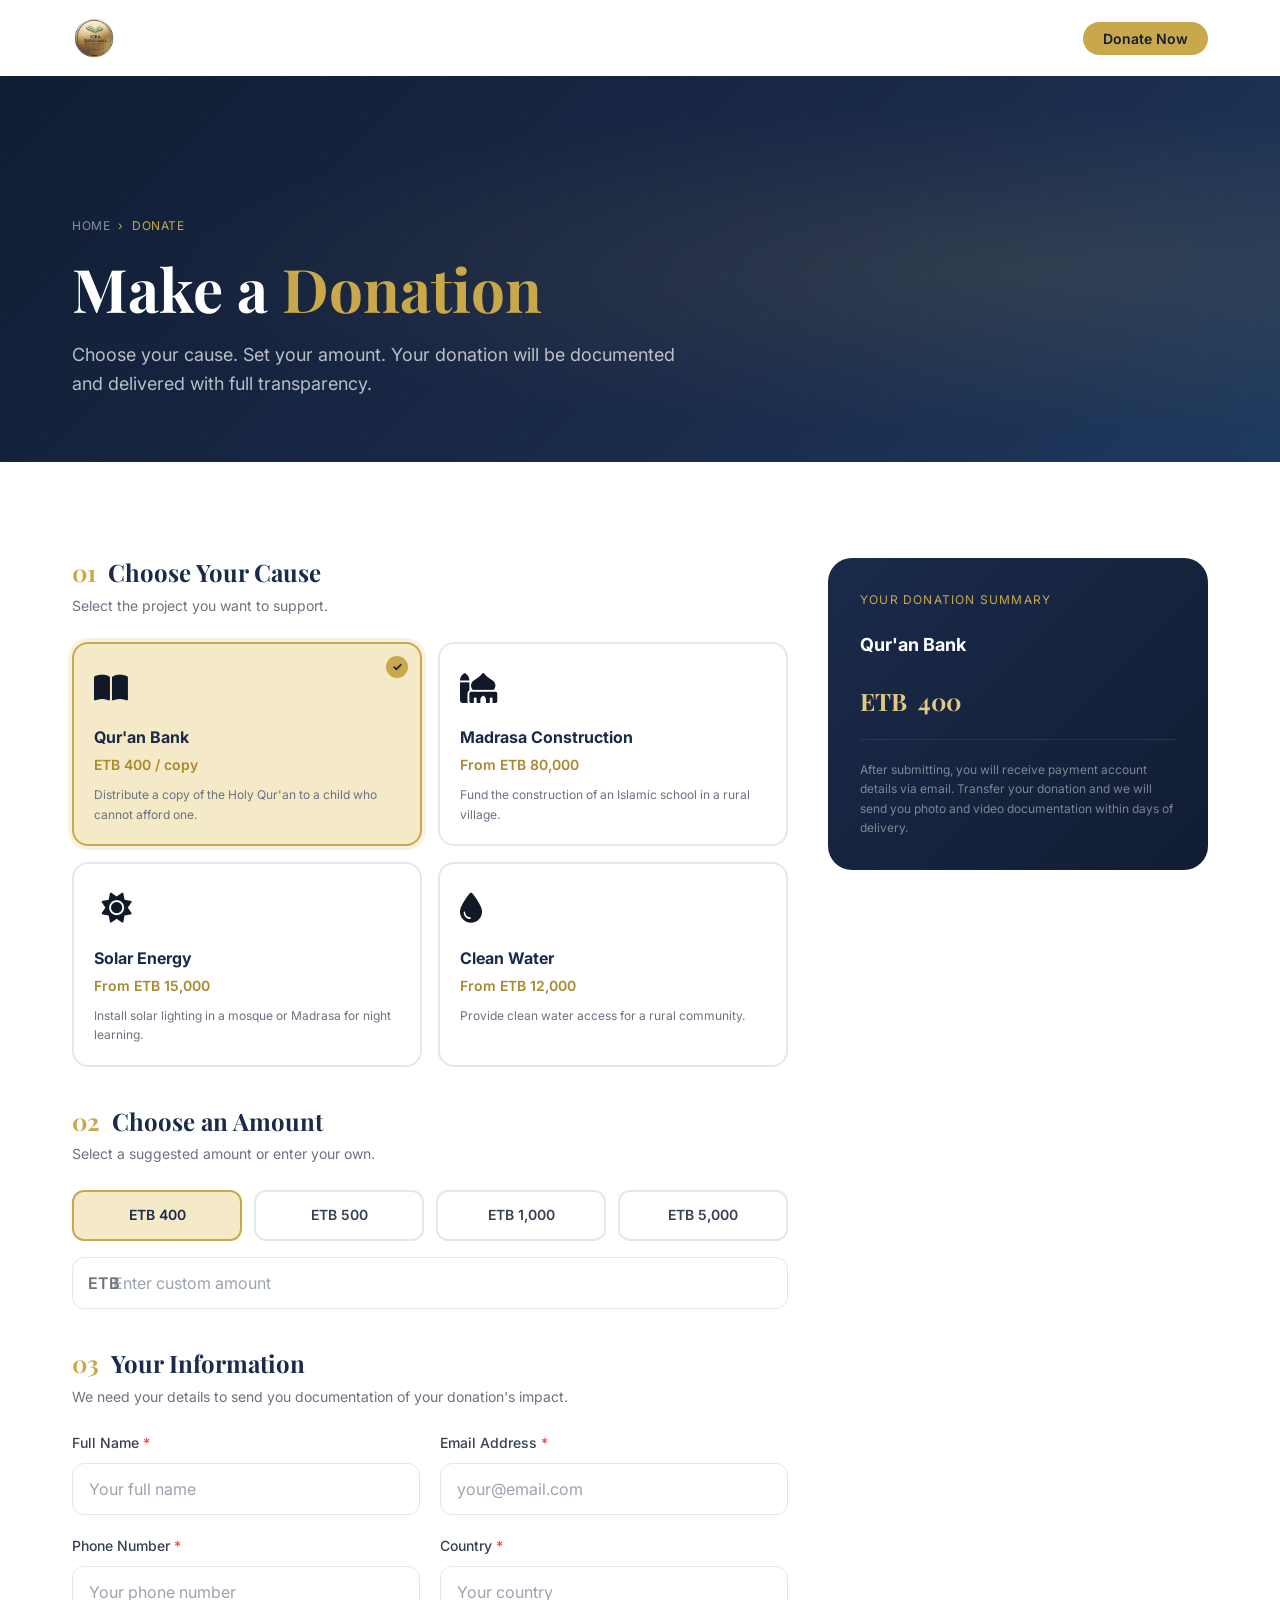
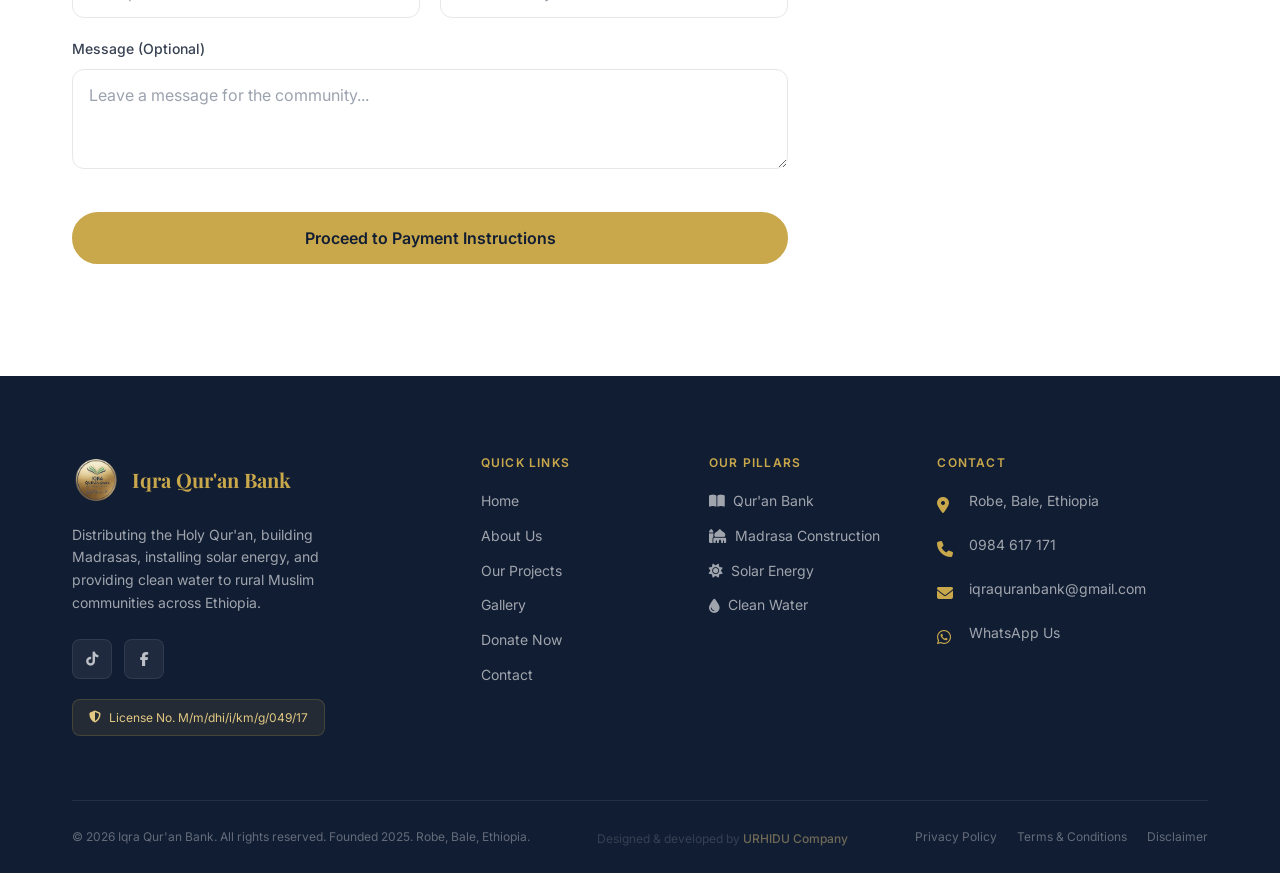
<file: donate.html>
<!DOCTYPE html>
<html lang="en">
<head>
  <meta charset="UTF-8">
  <meta name="viewport" content="width=device-width, initial-scale=1.0">

<meta name="description" content="Make a 100% transparent donation to Iqra Qur'an Bank. Sponsor a Qur'an for just ETB 250, fund a Madrasa, or provide clean water to Ethiopian Muslim communities.">
  
  <!-- Open Graph / Social Sharing -->
  <meta property="og:type" content="website">
  <meta property="og:url" content="https://your-website-url.com/donate.html">
  <meta property="og:title" content="Donate to Iqra Qur'an Bank — Make a Real Impact">
  <meta property="og:description" content="Sponsor a Qur'an, build a Madrasa, or gift clean water. Every single donation is fully documented with real photos and videos sent to you.">
  <meta property="og:image" content="https://your-website-url.com/assets/images/hero/og-image.jpg">

  <title>Donate | Iqra Qur'an Bank</title>
  <link rel="icon" type="image/png" href="assets/images/logo/favicon.png">
    <link rel="stylesheet" href="https://cdnjs.cloudflare.com/ajax/libs/font-awesome/6.4.0/css/all.min.css">
  <link rel="stylesheet" href="css/main.css">
  <style>
    /* Payment Modal */
    .payment-modal {
      position: fixed; inset: 0; z-index: var(--z-modal);
      background: rgba(0,0,0,0.75);
      display: flex; align-items: center; justify-content: center;
      padding: var(--space-6);
      opacity: 0; pointer-events: none;
      transition: opacity var(--transition-base);
    }
    .payment-modal.is-open { opacity: 1; pointer-events: all; }
    .payment-modal__box {
      background: var(--color-white);
      border-radius: var(--radius-2xl);
      padding: var(--space-10);
      max-width: 520px; width: 100%;
      box-shadow: var(--shadow-2xl);
    }
    .payment-modal__title { font-size: var(--text-2xl); font-weight: var(--weight-bold); color: var(--color-navy); margin-bottom: var(--space-2); }
    .payment-modal__subtitle { font-size: var(--text-sm); color: var(--color-gray-500); margin-bottom: var(--space-6); }
    .payment-method { background: var(--color-light); border-radius: var(--radius-lg); padding: var(--space-4) var(--space-5); margin-bottom: var(--space-3); border: 1px solid var(--color-gray-200); }
    .payment-method__name { font-weight: var(--weight-bold); color: var(--color-navy); font-size: var(--text-base); margin-bottom: var(--space-1); }
    .payment-method__detail { font-size: var(--text-sm); color: var(--color-gray-600); }
    .payment-method__detail strong { color: var(--color-navy); }
    .payment-modal__note { font-size: var(--text-xs); color: var(--color-gray-400); margin-top: var(--space-5); text-align: center; line-height: var(--leading-relaxed); }
    .form-notice--success { background: var(--color-green-xlight); color: var(--color-green-dark); border: 1px solid var(--color-green); border-radius: var(--radius-lg); padding: var(--space-4); }
    .form-notice--error   { background: #fef2f2; color: #b91c1c; border: 1px solid #fca5a5; border-radius: var(--radius-lg); padding: var(--space-4); }
  </style>
</head>
<body>

  <!-- ═══ NAVBAR ═══════════════════════════════════════════ -->
  <header class="navbar" id="navbar">
    <nav class="navbar__container container">
      <a href="/" class="navbar__logo">
        <img src="assets/images/logo/logo.png" alt="Iqra Qur'an Bank" class="navbar__logo-img">
      </a>
      <ul class="navbar__menu" id="navbarMenu" role="list">
        <li class="navbar__item"><a href="/"    class="navbar__link">Home</a></li>
        <li class="navbar__item"><a href="/about"    class="navbar__link">About</a></li>
        <li class="navbar__item"><a href="/projects" class="navbar__link">Projects</a></li>
        <li class="navbar__item"><a href="/gallery"  class="navbar__link">Gallery</a></li>
        <li class="navbar__item"><a href="/contact"  class="navbar__link">Contact</a></li>
        <li class="navbar__item"><a href="/donate"   class="navbar__link navbar__link--cta">Donate Now</a></li>
      </ul>
      <button class="navbar__hamburger" id="navbarToggle" aria-label="Open navigation menu" aria-expanded="false">
        <span></span><span></span><span></span>
      </button>
    </nav>
  </header>
  
  <main>

    <!-- ═══ PAGE HERO ════════════════════════════════════ -->
    <section class="page-hero">
      <div class="page-hero__pattern"></div>
      <div class="container">
        <div class="page-hero__content">
          <div class="page-hero__breadcrumb">
            <a href="/">Home</a>
            <span>›</span>
            <span>Donate</span>
          </div>
          <h1 class="page-hero__title">Make a <em>Donation</em></h1>
          <p class="page-hero__subtitle">Choose your cause. Set your amount. Your donation will be documented and delivered with full transparency.</p>
        </div>
      </div>
    </section>

    <!-- ═══ DONATE FORM ═══════════════════════════════════ -->
    <section class="section">
      <div class="container">
        <div class="donate-layout">

          <!-- Left: Form -->
          <div>

            <!-- Step 1: Choose Cause -->
            <div style="margin-bottom:var(--space-10)">
              <h2 style="font-size:var(--text-2xl); color:var(--color-navy); margin-bottom:var(--space-2);">
                <span style="color:var(--color-gold);">01</span> &nbsp;Choose Your Cause
              </h2>
              <p style="color:var(--color-gray-500); font-size:var(--text-sm); margin-bottom:var(--space-6);">Select the project you want to support.</p>

              <div class="cause-grid">
                <div class="cause-card" data-cause="quran" tabindex="0" role="button" aria-pressed="false">
                  <span class="cause-card__icon">  <i class="fa-solid fa-book-open"></i></span>
                  <p class="cause-card__title">Qur'an Bank</p>
                  <p class="cause-card__cost">ETB 400 / copy</p>
                  <p class="cause-card__desc">Distribute a copy of the Holy Qur'an to a child who cannot afford one.</p>
                </div>
                <div class="cause-card" data-cause="madrasa" tabindex="0" role="button" aria-pressed="false">
                  <span class="cause-card__icon">  <i class="fa-solid fa-mosque"></i></span>
                  <p class="cause-card__title">Madrasa Construction</p>
                  <p class="cause-card__cost">From ETB 80,000</p>
                  <p class="cause-card__desc">Fund the construction of an Islamic school in a rural village.</p>
                </div>
                <div class="cause-card" data-cause="solar" tabindex="0" role="button" aria-pressed="false">
                  <span class="cause-card__icon">️  <i class="fa-solid fa-sun"></i></span>
                  <p class="cause-card__title">Solar Energy</p>
                  <p class="cause-card__cost">From ETB 15,000</p>
                  <p class="cause-card__desc">Install solar lighting in a mosque or Madrasa for night learning.</p>
                </div>
                <div class="cause-card" data-cause="water" tabindex="0" role="button" aria-pressed="false">
                  <span class="cause-card__icon"><i class="fa-solid fa-droplet"></i></span>
                  <p class="cause-card__title">Clean Water</p>
                  <p class="cause-card__cost">From ETB 12,000</p>
                  <p class="cause-card__desc">Provide clean water access for a rural community.</p>
                </div>
              </div>

              <input type="hidden" id="selectedCause" name="cause">
            </div>

            <!-- Step 2: Choose Amount -->
            <div style="margin-bottom:var(--space-10)">
              <h2 style="font-size:var(--text-2xl); color:var(--color-navy); margin-bottom:var(--space-2);">
                <span style="color:var(--color-gold);">02</span> &nbsp;Choose an Amount
              </h2>
              <p style="color:var(--color-gray-500); font-size:var(--text-sm); margin-bottom:var(--space-6);">Select a suggested amount or enter your own.</p>

              <div class="amount-grid">
                <button type="button" class="amount-btn" data-amount="400">ETB 400</button>
                <button type="button" class="amount-btn" data-amount="500">ETB 500</button>
                <button type="button" class="amount-btn" data-amount="1000">ETB 1,000</button>
                <button type="button" class="amount-btn" data-amount="5000">ETB 5,000</button>
              </div>

              <div class="amount-custom">
                <span class="amount-custom__currency">ETB</span>
                <input type="number" id="customAmount" class="form-input" placeholder="Enter custom amount" min="1">
              </div>

              <input type="hidden" id="selectedAmount" name="amount">
            </div>

            <!-- Step 3: Donor Info -->
            <div>
              <h2 style="font-size:var(--text-2xl); color:var(--color-navy); margin-bottom:var(--space-2);">
                <span style="color:var(--color-gold);">03</span> &nbsp;Your Information
              </h2>
              <p style="color:var(--color-gray-500); font-size:var(--text-sm); margin-bottom:var(--space-6);">We need your details to send you documentation of your donation's impact.</p>

              <form id="donateForm" novalidate>
                <div class="form-row">
                  <div class="form-group">
                    <label class="form-label form-label--required" for="donorName">Full Name</label>
                    <input type="text" id="donorName" class="form-input" placeholder="Your full name" required>
                  </div>
                  <div class="form-group">
                    <label class="form-label form-label--required" for="donorEmail">Email Address</label>
                    <input type="email" id="donorEmail" class="form-input" placeholder="your@email.com" required>
                  </div>
                </div>
                <div class="form-row">
                  <div class="form-group">
                      <label class="form-label form-label--required" for="donorPhone">Phone Number</label>
                    <input type="tel" id="donorPhone" class="form-input" placeholder="Your phone number"required>
                  </div>
                  <div class="form-group">
                    <label class="form-label form-label--required" for="donorCountry">Country</label>
                    <input type="text" id="donorCountry" class="form-input" placeholder="Your country">
                  </div>
                </div>
                <div class="form-group">
                  <label class="form-label" for="donorMessage">Message (Optional)</label>
                  <textarea id="donorMessage" class="form-textarea" placeholder="Leave a message for the community..." style="min-height:100px;"></textarea>
                </div>

                <button type="submit" class="btn btn--gold btn--lg btn--full" style="margin-top:var(--space-4);">
                  Proceed to Payment Instructions
                </button>

                <div id="donateNotice" style="margin-top:var(--space-4);"></div>

              </form>
            </div>

          </div>

          <!-- Right: Summary Sidebar -->
          <aside class="donate-sidebar">
            <div class="donate-summary">
              <p class="donate-summary__title">Your Donation Summary</p>
              <p class="donate-summary__cause" id="summaryCause">Select a cause above</p>
              <p class="donate-summary__amount">
                <span>ETB</span>
                <span id="summaryAmount">0</span>
              </p>
              <hr style="border:none; border-top:1px solid rgba(255,255,255,0.08); margin-block:var(--space-5);">
              <p style="font-size:var(--text-xs); color:rgba(255,255,255,0.45); line-height:var(--leading-relaxed);">
                After submitting, you will receive payment account details via email. Transfer your donation and we will send you photo and video documentation within days of delivery.
              </p>
            </div>

          </aside>

        </div>
      </div>
    </section>

  </main>

  <!-- ═══ PAYMENT MODAL ════════════════════════════════════ -->
  <div class="payment-modal" id="paymentModal" role="dialog" aria-modal="true" aria-labelledby="modalTitle">
    <div class="payment-modal__box">
      <h2 class="payment-modal__title" id="modalTitle">Payment Instructions</h2>
      <p class="payment-modal__subtitle">
        Your donation: <strong id="modalCause">—</strong> &nbsp;|&nbsp; Amount: <strong id="modalAmount">—</strong>
      </p>

      <p style="font-size:var(--text-sm); color:var(--color-gray-600); margin-bottom:var(--space-5); line-height:var(--leading-relaxed);">
        Please transfer your donation to one of the following accounts. Use your name and the cause as the transfer reference.
      </p>

      <div class="payment-method">
        <p class="payment-method__name"> <i class="fa-solid fa-phone"></i> Telebirr</p>
        <p class="payment-method__detail">Account: <strong>0984 617 171</strong></p>
        <p class="payment-method__detail">Name: <strong>Iqra Qur'an Bank</strong></p>
      </div>

      <div class="payment-method">
        <p class="payment-method__name"><i class="fa-solid fa-building"></i>


 Commercial Bank of Ethiopia</p>
        <p class="payment-method__detail">Account: <strong>1000720442365</strong></p>
        <p class="payment-method__detail">Name: <strong>Iqra Qur'an Bank</strong></p>
      </div>

      <div class="payment-method">
        <p class="payment-method__name"> <i class="fa-solid fa-building"></i>
 Abyssinia Bank</p>
        <p class="payment-method__detail">Contact us at <strong>iqraquranbank@gmail.com</strong> for account details.</p>
      </div>

      <p class="payment-modal__note">
        After transferring, send your receipt to <strong>iqraquranbank@gmail.com</strong> <strong>, WhatsApp </strong><strong>Or Telegram</strong>. We will confirm your donation shortly.
      </p>

      <button class="btn btn--navy btn--full" id="closePaymentModal" style="margin-top:var(--space-6);">
        Close
      </button>
    </div>
  </div>

 <!-- ═══ FOOTER ════════════════════════════════════════════ -->
<footer class="footer">
  <div class="container">
    <div class="footer__grid">

      <div class="footer__brand">
        <a href="/" class="footer__logo">
          <img src="assets/images/logo/logo.png" alt="Iqra Qur'an Bank" class="footer__logo-img">
          <span class="footer__logo-text">Iqra Qur'an Bank</span>
        </a>
        <p class="footer__mission">
          Distributing the Holy Qur'an, building Madrasas, installing solar energy, and providing clean water to rural Muslim communities across Ethiopia.
        </p>
        <div class="footer__social">
          <a href="https://www.tiktok.com/@iqra.quran.bank" target="_blank" rel="noopener" class="footer__social-link" aria-label="TikTok">
            <i class="fa-brands fa-tiktok"></i>
          </a>
          <a href="https://www.facebook.com/share/1BKomAaJZD/" target="_blank" rel="noopener" class="footer__social-link" aria-label="Facebook">
            <i class="fa-brands fa-facebook-f"></i>
          </a>
        </div>
        <div class="footer__license">
          <i class="fa-solid fa-shield-halved"></i>
          License No. M/m/dhi/i/km/g/049/17
        </div>
      </div>

      <div>
        <h4 class="footer__col-title">Quick Links</h4>
        <nav class="footer__links">
          <a href="/"    class="footer__link">Home</a>
          <a href="/about"    class="footer__link">About Us</a>
          <a href="/projects" class="footer__link">Our Projects</a>
          <a href="/gallery"  class="footer__link">Gallery</a>
          <a href="/donate"   class="footer__link">Donate Now</a>
          <a href="/contact"  class="footer__link">Contact</a>
        </nav>
      </div>

      <div>
        <h4 class="footer__col-title">Our Pillars</h4>
        <nav class="footer__links">
          <a href="/projects#quran"   class="footer__link"><i class="fa-solid fa-book-open"></i> Qur'an Bank</a>
          <a href="/projects#madrasa" class="footer__link"><i class="fa-solid fa-mosque"></i> Madrasa Construction</a>
          <a href="/projects#solar"   class="footer__link"><i class="fa-solid fa-sun"></i> Solar Energy</a>
          <a href="/projects#water"   class="footer__link"><i class="fa-solid fa-droplet"></i> Clean Water</a>
        </nav>
      </div>

      <div>
        <h4 class="footer__col-title">Contact</h4>
        <div class="footer__contact-item">
          <span class="footer__contact-icon"><i class="fa-solid fa-location-dot"></i></span>
          <span class="footer__contact-text">Robe, Bale, Ethiopia</span>
        </div>
        <div class="footer__contact-item">
          <span class="footer__contact-icon"><i class="fa-solid fa-phone"></i></span>
          <span class="footer__contact-text">
            <a href="tel:0984617171">0984 617 171</a>
          </span>
        </div>
        <div class="footer__contact-item">
          <span class="footer__contact-icon"><i class="fa-solid fa-envelope"></i></span>
          <span class="footer__contact-text">
            <a href="mailto:iqraquranbank@gmail.com">iqraquranbank@gmail.com</a>
          </span>
        </div>
        <div class="footer__contact-item">
          <span class="footer__contact-icon"><i class="fa-brands fa-whatsapp"></i></span>
          <span class="footer__contact-text">
            <a href="https://wa.me/251984617171" target="_blank" rel="noopener">WhatsApp Us</a>
          </span>
        </div>
      </div>

    </div>

    <div class="footer__bottom">
      <p class="footer__copy">
        &copy; 2026 Iqra Qur'an Bank. All rights reserved. Founded 2025. Robe, Bale, Ethiopia.
      </p>
      <p class="footer__copy" style="margin-top:var(--space-1); opacity:0.45;">
        Designed &amp; developed by
        <a href="https://urhidu.pro.et" target="_blank" rel="noopener"
           style="color:var(--color-gold-light); text-decoration:none; font-weight:var(--weight-medium); opacity:1;">
          URHIDU Company
        </a>
      </p>
      <nav class="footer__legal-links">
        <a href="/privacy"    class="footer__legal-link">Privacy Policy</a>
        <a href="/terms"      class="footer__legal-link">Terms &amp; Conditions</a>
        <a href="/disclaimer" class="footer__legal-link">Disclaimer</a>
      </nav>
    </div>

  </div>
</footer>

  <script src="js/data/content.js"></script>
  <script src="js/components/navbar.js"></script>
  <script src="js/components/animations.js"></script>
  <script src="js/pages/donate.js"></script>

</body>
</html>
</file>
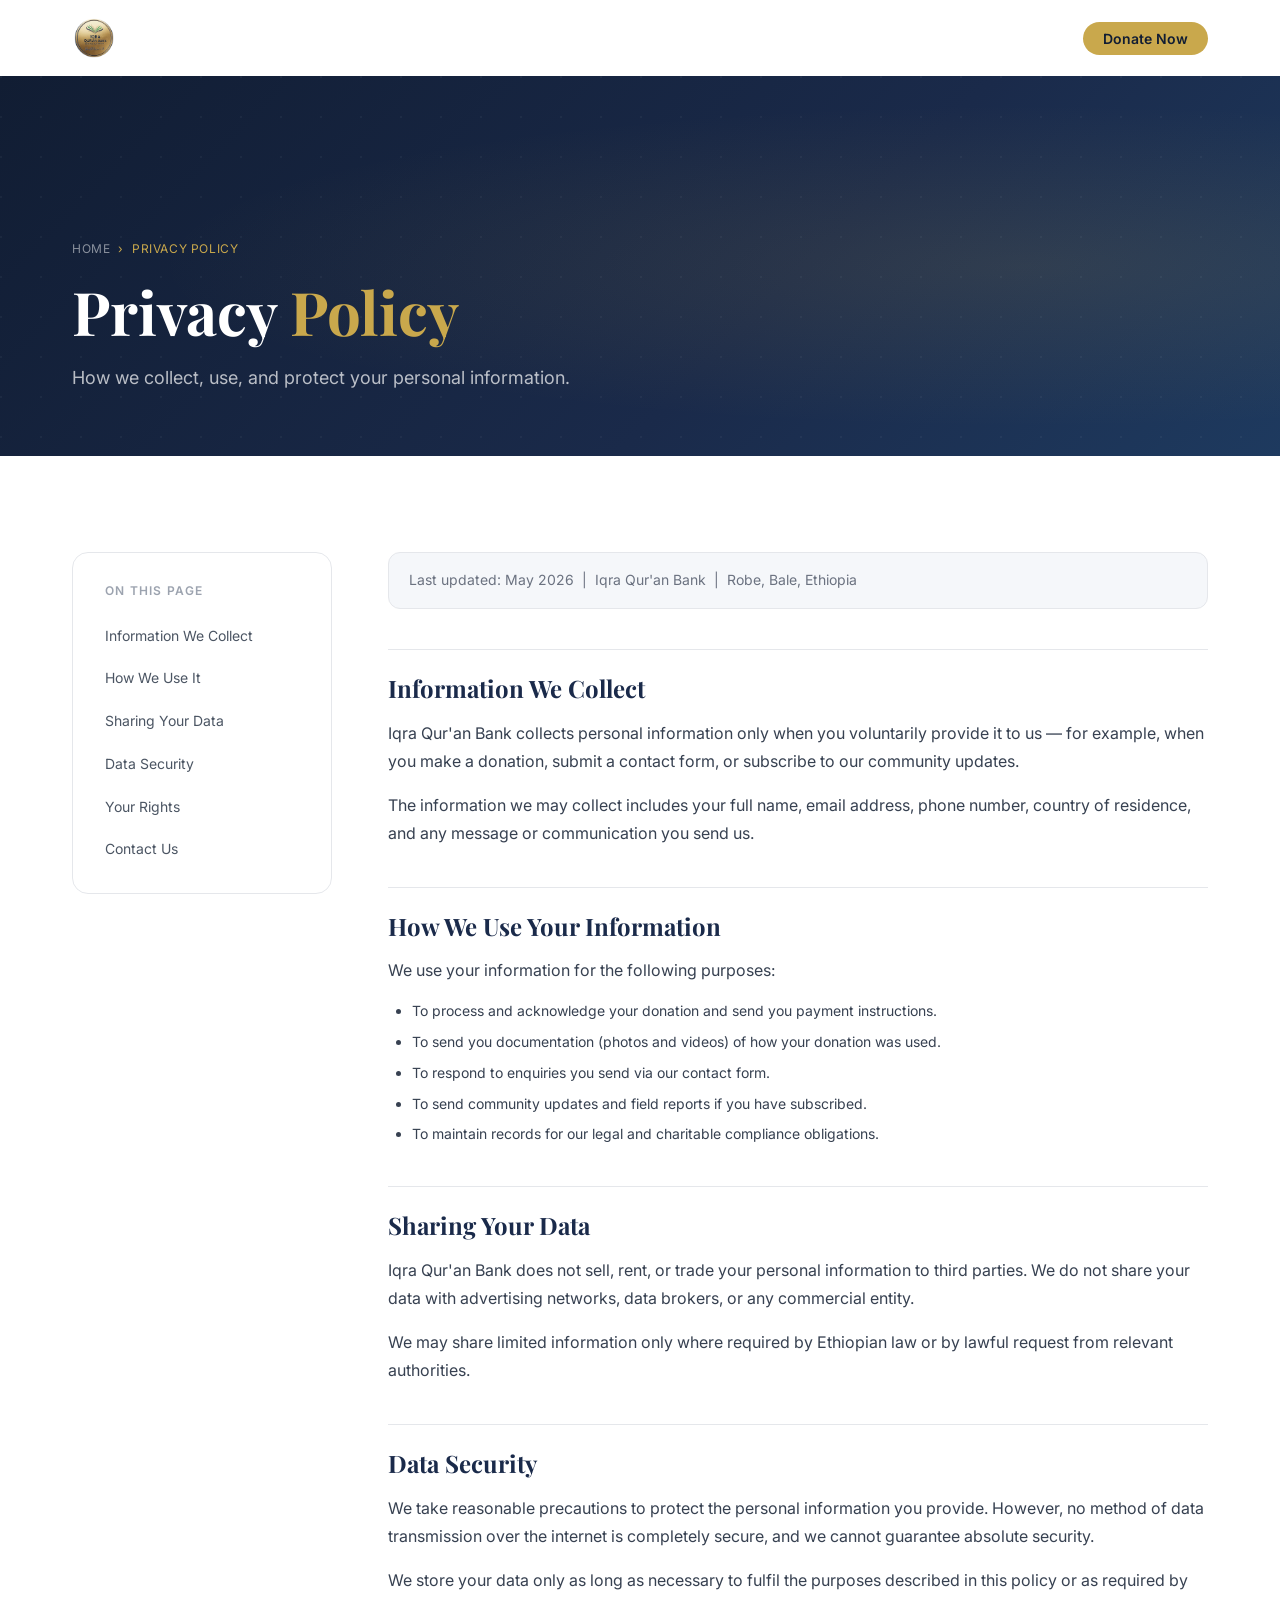
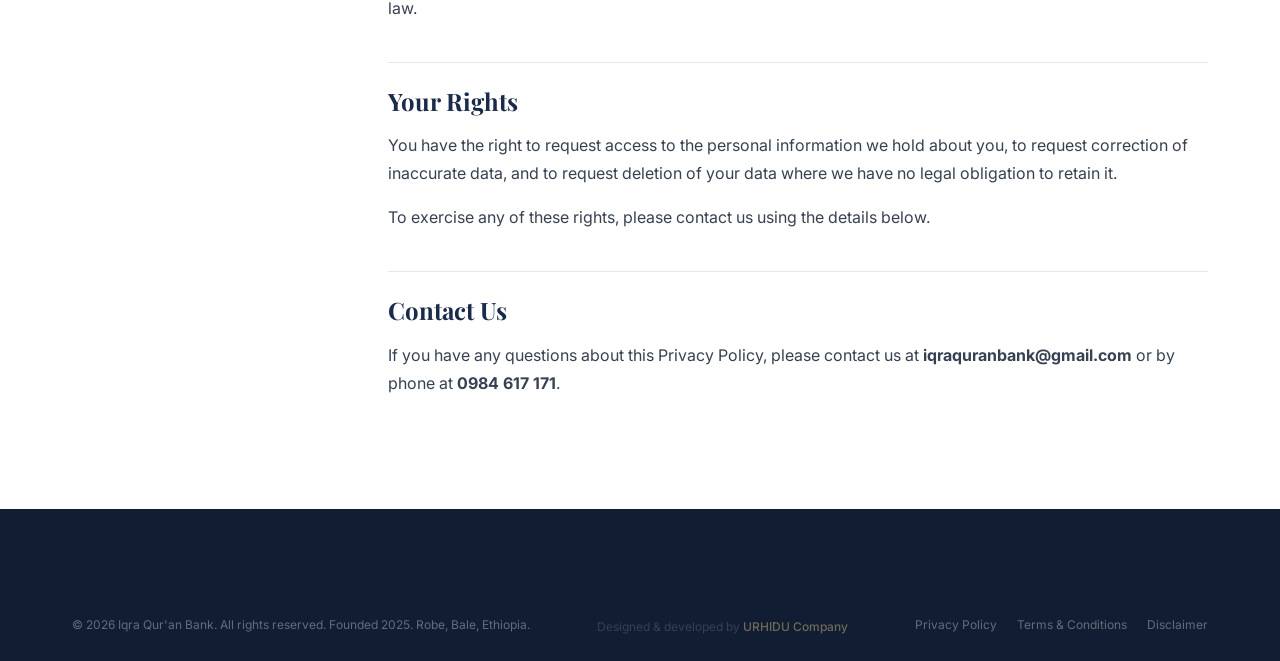
<file: privacy.html>
<!DOCTYPE html>
<html lang="en">
<head>
  <meta charset="UTF-8">
  <meta name="viewport" content="width=device-width, initial-scale=1.0">
  <title>Privacy Policy | Iqra Qur'an Bank</title>
  <link rel="icon" type="image/png" href="assets/images/logo/favicon.png">
  <link rel="stylesheet" href="css/main.css">
    <link rel="stylesheet" href="https://cdnjs.cloudflare.com/ajax/libs/font-awesome/6.4.0/css/all.min.css">
</head>
<body>
    <!-- ═══ NAVBAR ═══════════════════════════════════════════ -->
  <header class="navbar" id="navbar">
    <nav class="navbar__container container">
      <a href="/" class="navbar__logo">
        <img src="assets/images/logo/logo.png" alt="Iqra Qur'an Bank" class="navbar__logo-img">
      </a>
      <ul class="navbar__menu" id="navbarMenu" role="list">
        <li class="navbar__item"><a href="/"    class="navbar__link">Home</a></li>
        <li class="navbar__item"><a href="/about"    class="navbar__link">About</a></li>
        <li class="navbar__item"><a href="/projects" class="navbar__link">Projects</a></li>
        <li class="navbar__item"><a href="/gallery"  class="navbar__link">Gallery</a></li>
        <li class="navbar__item"><a href="/contact"  class="navbar__link">Contact</a></li>
        <li class="navbar__item"><a href="/donate"   class="navbar__link navbar__link--cta">Donate Now</a></li>
      </ul>
      <button class="navbar__hamburger" id="navbarToggle" aria-label="Open navigation menu" aria-expanded="false">
        <span></span><span></span><span></span>
      </button>
    </nav>
  </header>
  <main>
    <section class="page-hero"><div class="page-hero__pattern"></div>
      <div class="container"><div class="page-hero__content">
        <div class="page-hero__breadcrumb"><a href="/">Home</a><span>›</span><span>Privacy Policy</span></div>
        <h1 class="page-hero__title">Privacy <em>Policy</em></h1>
        <p class="page-hero__subtitle">How we collect, use, and protect your personal information.</p>
      </div></div>
    </section>
    <section class="section">
      <div class="container">
        <div class="legal-layout">
          <nav class="legal-nav">
            <p class="legal-nav__title">On This Page</p>
            <a href="#collection"  class="legal-nav__link">Information We Collect</a>
            <a href="#use"         class="legal-nav__link">How We Use It</a>
            <a href="#sharing"     class="legal-nav__link">Sharing Your Data</a>
            <a href="#security"    class="legal-nav__link">Data Security</a>
            <a href="#rights"      class="legal-nav__link">Your Rights</a>
            <a href="#contact-us"  class="legal-nav__link">Contact Us</a>
          </nav>
          <div class="legal-content">
            <div class="legal-meta">Last updated: May 2026 &nbsp;|&nbsp; Iqra Qur'an Bank &nbsp;|&nbsp; Robe, Bale, Ethiopia</div>
            <h2 id="collection">Information We Collect</h2>
            <p>Iqra Qur'an Bank collects personal information only when you voluntarily provide it to us — for example, when you make a donation, submit a contact form, or subscribe to our community updates.</p>
            <p>The information we may collect includes your full name, email address, phone number, country of residence, and any message or communication you send us.</p>
            <h2 id="use">How We Use Your Information</h2>
            <p>We use your information for the following purposes:</p>
            <ul>
              <li>To process and acknowledge your donation and send you payment instructions.</li>
              <li>To send you documentation (photos and videos) of how your donation was used.</li>
              <li>To respond to enquiries you send via our contact form.</li>
              <li>To send community updates and field reports if you have subscribed.</li>
              <li>To maintain records for our legal and charitable compliance obligations.</li>
            </ul>
            <h2 id="sharing">Sharing Your Data</h2>
            <p>Iqra Qur'an Bank does not sell, rent, or trade your personal information to third parties. We do not share your data with advertising networks, data brokers, or any commercial entity.</p>
            <p>We may share limited information only where required by Ethiopian law or by lawful request from relevant authorities.</p>
            <h2 id="security">Data Security</h2>
            <p>We take reasonable precautions to protect the personal information you provide. However, no method of data transmission over the internet is completely secure, and we cannot guarantee absolute security.</p>
            <p>We store your data only as long as necessary to fulfil the purposes described in this policy or as required by law.</p>
            <h2 id="rights">Your Rights</h2>
            <p>You have the right to request access to the personal information we hold about you, to request correction of inaccurate data, and to request deletion of your data where we have no legal obligation to retain it.</p>
            <p>To exercise any of these rights, please contact us using the details below.</p>
            <h2 id="contact-us">Contact Us</h2>
            <p>If you have any questions about this Privacy Policy, please contact us at <strong>iqraquranbank@gmail.com</strong> or by phone at <strong>0984 617 171</strong>.</p>
          </div>
        </div>
      </div>
    </section>
  </main>
 <footer class="footer"><div class="container">
        <div class="footer__bottom">
      <p class="footer__copy">
        &copy; 2026 Iqra Qur'an Bank. All rights reserved. Founded 2025. Robe, Bale, Ethiopia.
      </p>
      <p class="footer__copy" style="margin-top:var(--space-1); opacity:0.45;">
        Designed &amp; developed by
        <a href="https://urhidu.pro.et" target="_blank" rel="noopener"
           style="color:var(--color-gold-light); text-decoration:none; font-weight:var(--weight-medium); opacity:1;">
          URHIDU Company
        </a>
      </p>
      <nav class="footer__legal-links">
        <a href="/privacy"    class="footer__legal-link">Privacy Policy</a>
        <a href="/terms"      class="footer__legal-link">Terms &amp; Conditions</a>
        <a href="/disclaimer" class="footer__legal-link">Disclaimer</a>
      </nav>
    </div>
  </div></footer>
  <script src="js/components/navbar.js"></script>
  <script src="js/components/animations.js"></script>
</body>
</html>
</file>
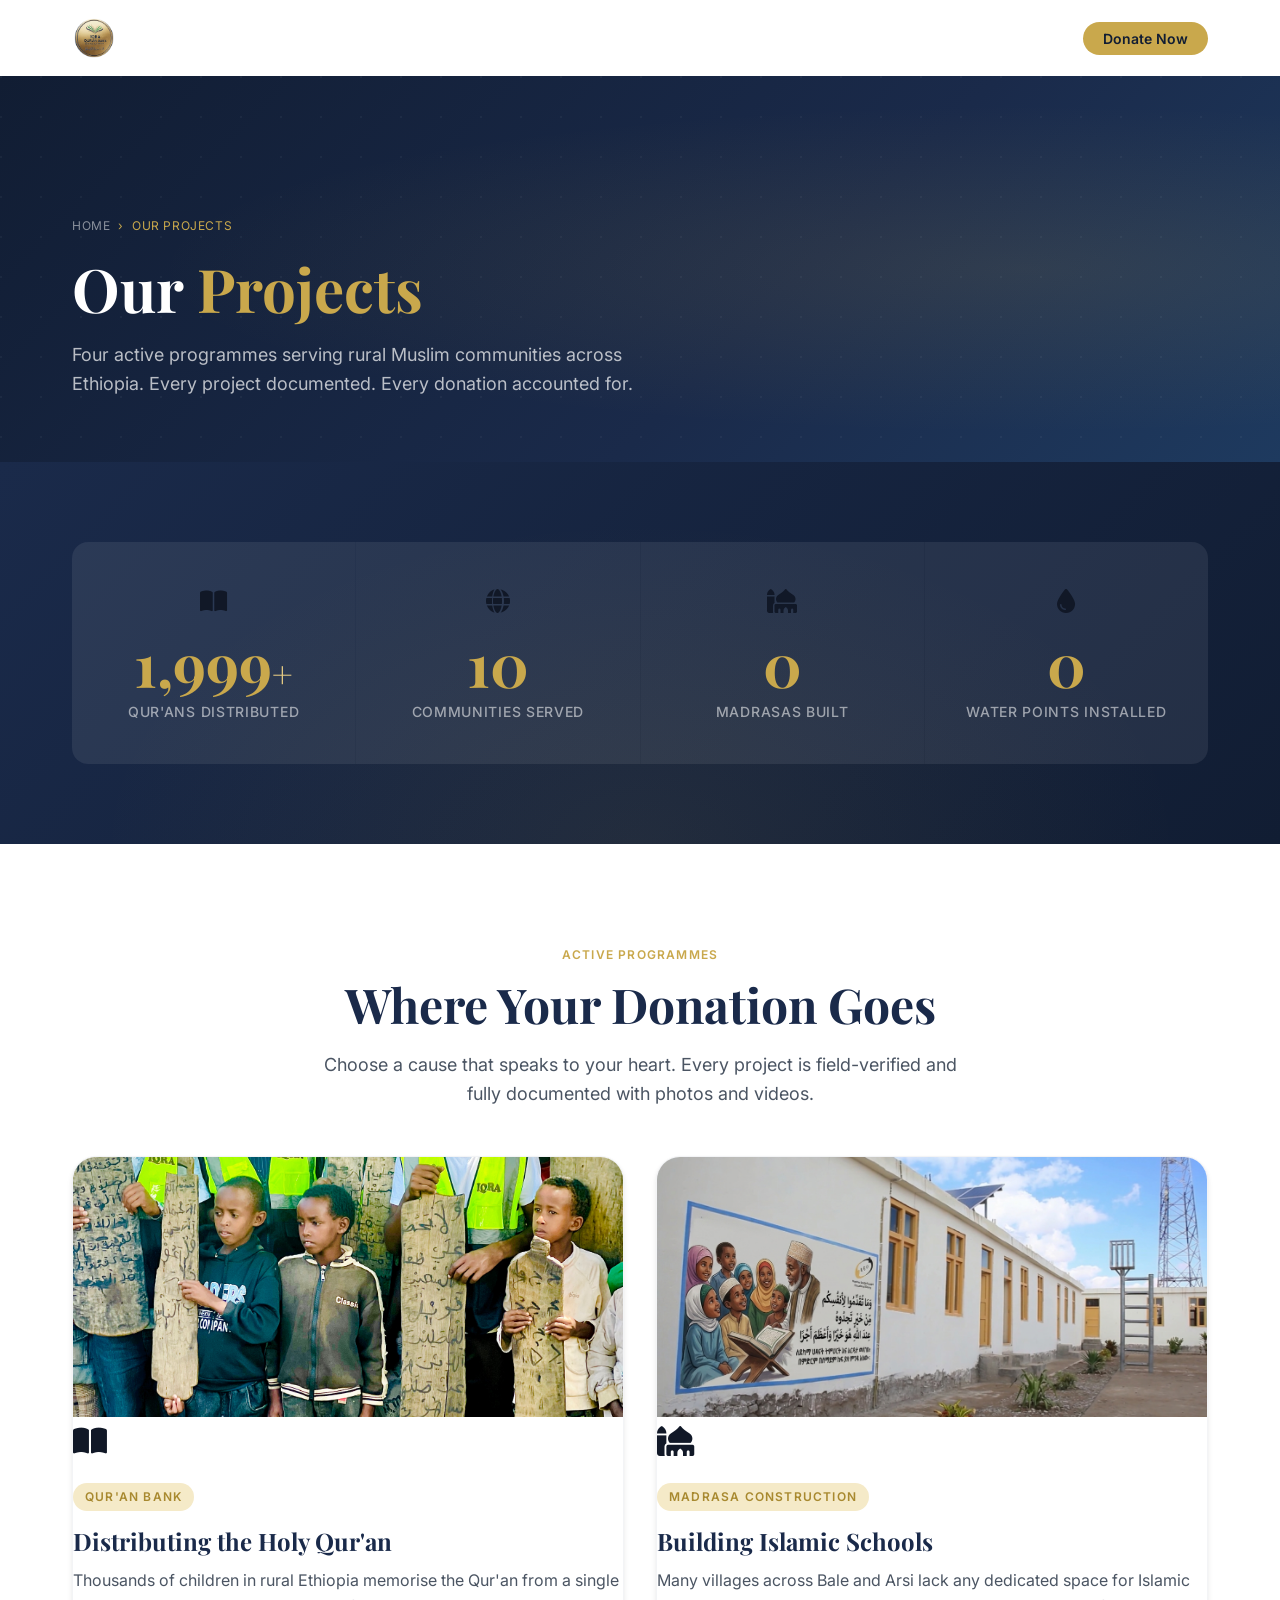
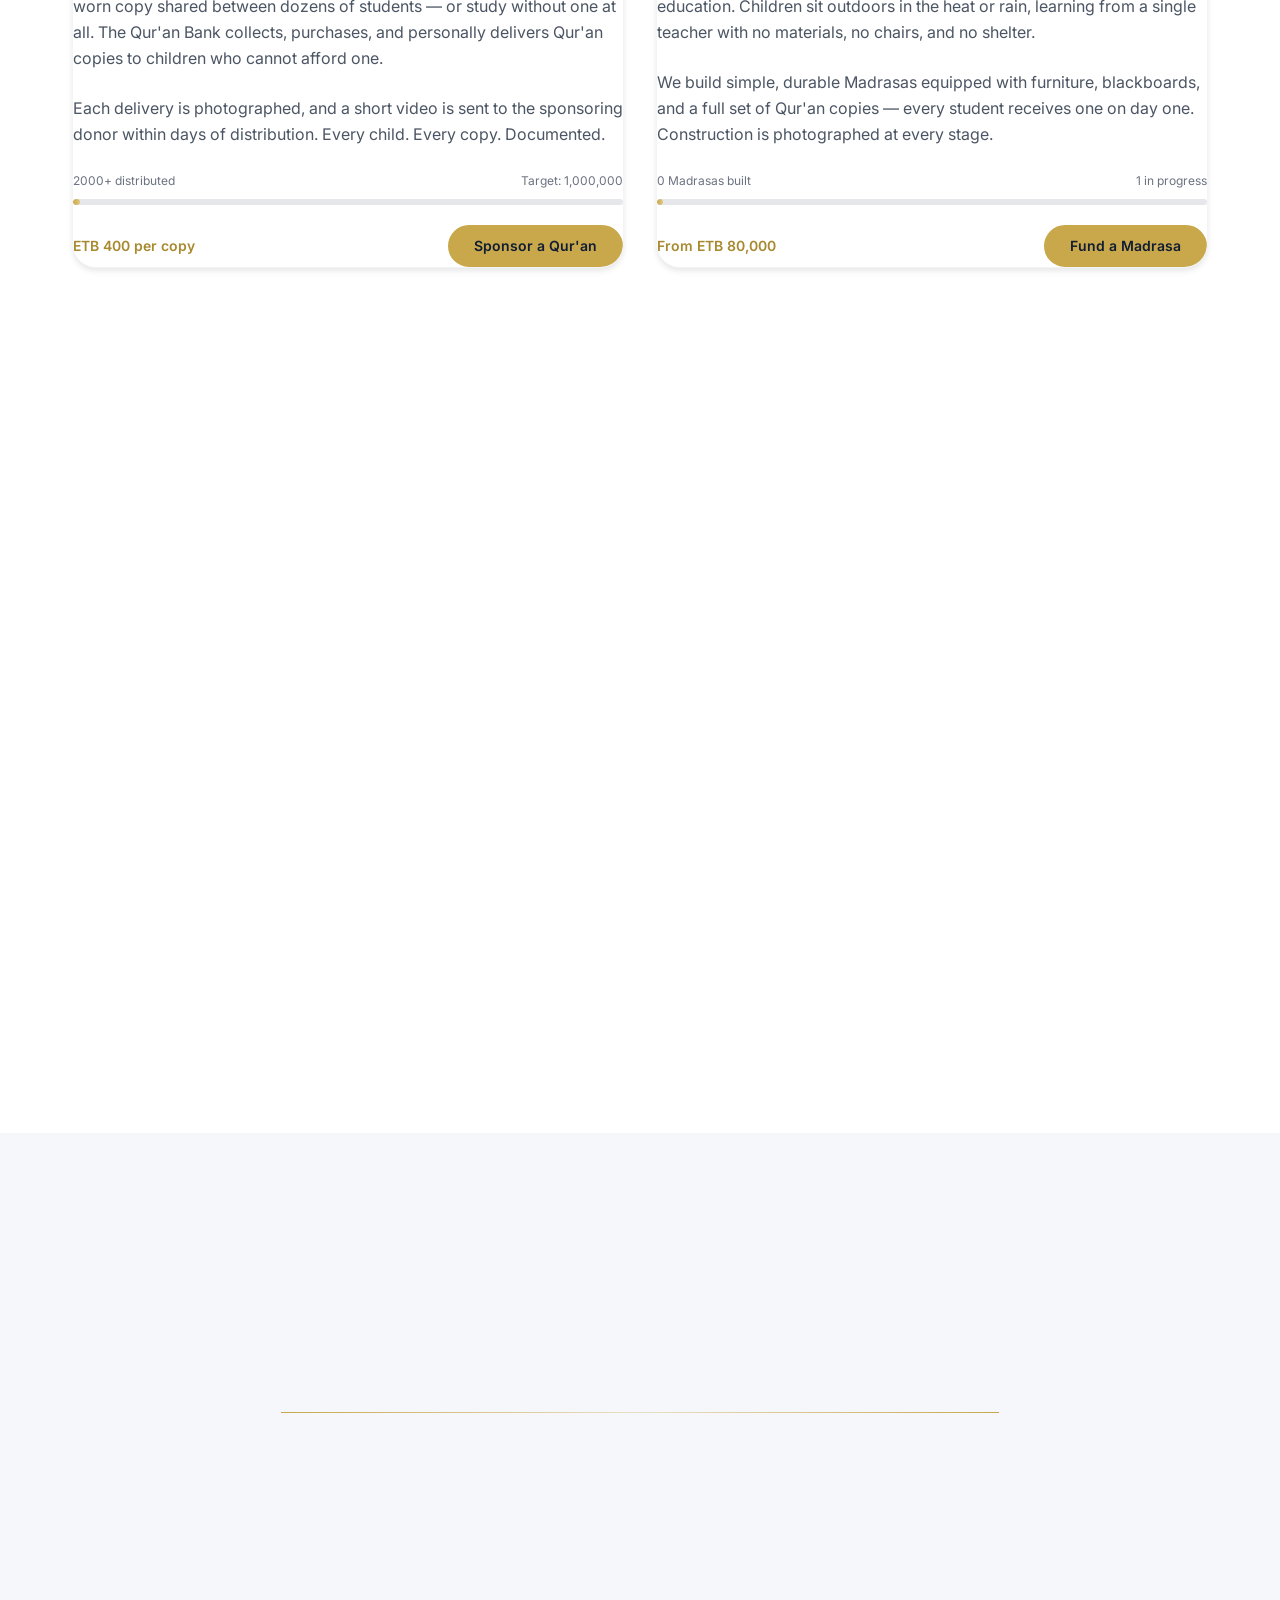
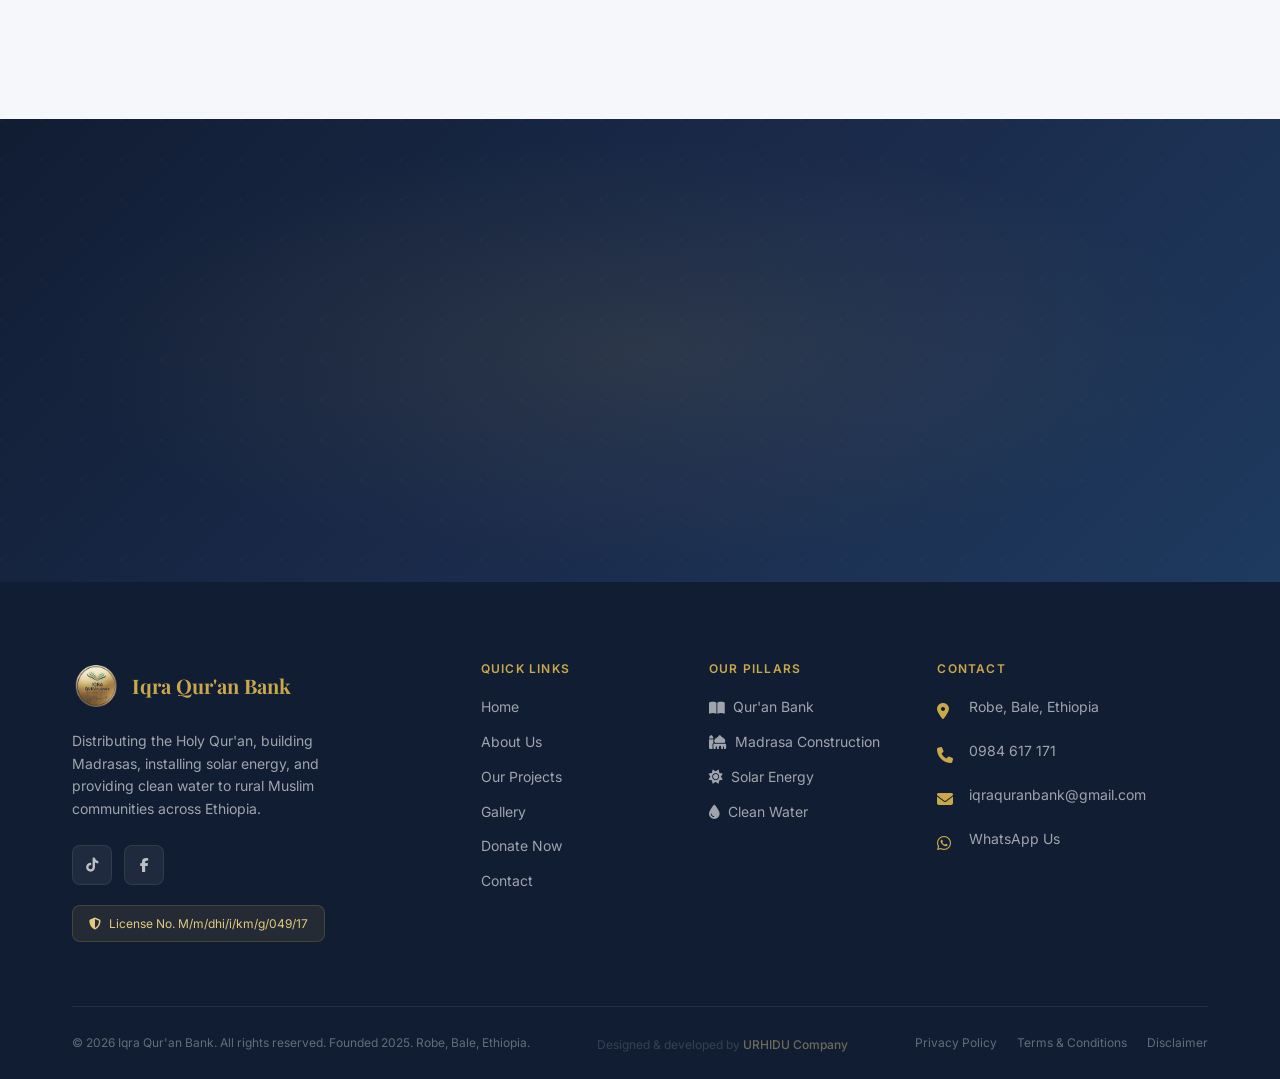
<file: projects.html>
<!DOCTYPE html>
<html lang="en">
<head>
  <meta charset="UTF-8">
  <meta name="viewport" content="width=device-width, initial-scale=1.0">
  
<meta name="description" content="Explore Iqra Qur'an Bank's four active charitable programs in Ethiopia: Qur'an distribution, Madrasa construction, solar energy installations, and clean water wells.">
  
  <!-- Open Graph / Social Sharing -->
  <meta property="og:type" content="website">
  <meta property="og:url" content="https://your-website-url.com/projects.html">
  <meta property="og:title" content="Our Active Charitable Projects in Ethiopia">
  <meta property="og:description" content="See exactly where your donation goes. Explore our field-verified programs: Qur'an Bank, Madrasa Construction, Solar Energy, and Clean Water.">
  <meta property="og:image" content="https://your-website-url.com/assets/images/hero/og-image.jpg">
  
  <title>Our Projects | Iqra Qur'an Bank</title>
  <link rel="icon" type="image/png" href="assets/images/logo/favicon.png">
    <link rel="stylesheet" href="https://cdnjs.cloudflare.com/ajax/libs/font-awesome/6.4.0/css/all.min.css">
  <link rel="stylesheet" href="css/main.css">
</head>
<body>

  <!-- ═══ NAVBAR ═══════════════════════════════════════════ -->
  <header class="navbar" id="navbar">
    <nav class="navbar__container container">
      <a href="/" class="navbar__logo">
        <img src="assets/images/logo/logo.png" alt="Iqra Qur'an Bank" class="navbar__logo-img">
      </a>
      <ul class="navbar__menu" id="navbarMenu" role="list">
        <li class="navbar__item"><a href="/"    class="navbar__link">Home</a></li>
        <li class="navbar__item"><a href="/about"    class="navbar__link">About</a></li>
        <li class="navbar__item"><a href="/projects" class="navbar__link">Projects</a></li>
        <li class="navbar__item"><a href="/gallery"  class="navbar__link">Gallery</a></li>
        <li class="navbar__item"><a href="/contact"  class="navbar__link">Contact</a></li>
        <li class="navbar__item"><a href="/donate"   class="navbar__link navbar__link--cta">Donate Now</a></li>
      </ul>
      <button class="navbar__hamburger" id="navbarToggle" aria-label="Open navigation menu" aria-expanded="false">
        <span></span><span></span><span></span>
      </button>
    </nav>
  </header>

  <main>

    <!-- ═══ PAGE HERO ════════════════════════════════════ -->
    <section class="page-hero">
      <div class="page-hero__pattern"></div>
      <div class="container">
        <div class="page-hero__content">
          <div class="page-hero__breadcrumb">
            <a href="/">Home</a>
            <span>›</span>
            <span>Our Projects</span>
          </div>
          <h1 class="page-hero__title">Our <em>Projects</em></h1>
          <p class="page-hero__subtitle">Four active programmes serving rural Muslim communities across Ethiopia. Every project documented. Every donation accounted for.</p>
        </div>
      </div>
    </section>

    <!-- ═══ IMPACT SUMMARY ════════════════════════════════ -->
    <section class="impact-section">
      <div class="container">
        <div class="impact-grid">
          <div class="impact-item fade-in-up">
            <span class="impact-item__icon">  <i class="fa-solid fa-book-open"></i></span>
            <span class="impact-item__number"><span data-counter="2000+" data-duration="2200">0</span><span class="impact-item__suffix">+</span></span>
            <p class="impact-item__label">Qur'ans Distributed</p>
          </div>
          <div class="impact-item fade-in-up delay-200">
            <span class="impact-item__icon">  <i class="fa-solid fa-globe"></i></span>
            <span class="impact-item__number"><span data-counter="10+" data-duration="1800">0</span></span>
            <p class="impact-item__label">Communities Served</p>
          </div>
          <div class="impact-item fade-in-up delay-300">
            <span class="impact-item__icon">  <i class="fa-solid fa-mosque"></i></span>
            <span class="impact-item__number"><span data-counter="0" data-duration="1500">0</span></span>
            <p class="impact-item__label">Madrasas Built</p>
          </div>
          <div class="impact-item fade-in-up delay-400">
            <span class="impact-item__icon">  <i class="fa-solid fa-droplet"></i></span>
            <span class="impact-item__number"><span data-counter="0" data-duration="1600">0</span></span>
            <p class="impact-item__label">Water Points Installed</p>
          </div>
        </div>
      </div>
    </section>

    <!-- ═══ PROJECT CARDS ═════════════════════════════════ -->
    <section class="section">
      <div class="container">

        <div class="section-header section-header--center fade-in-up">
          <span class="section-header__eyebrow">Active Programmes</span>
          <h2 class="section-header__title">Where Your Donation Goes</h2>
          <p class="section-header__desc">Choose a cause that speaks to your heart. Every project is field-verified and fully documented with photos and videos.</p>
        </div>

        <div class="projects-grid">

          <!-- Qur'an Bank -->
          <div class="project-card fade-in-up delay-100" id="quran">
            <img src="assets/images/projects/quran-bank.jpg" alt="Qur'an distribution in Goba, Bale" class="project-card__image">
            <div class="project-card__body">
              <span class="project-card__icon">  <i class="fa-solid fa-book-open"></i></span>
              <span class="project-card__tag">Qur'an Bank</span>
              <h2 class="project-card__title">Distributing the Holy Qur'an</h2>
              <p class="project-card__text">
                Thousands of children in rural Ethiopia memorise the Qur'an from a single worn copy shared between dozens of students — or study without one at all. The Qur'an Bank collects, purchases, and personally delivers Qur'an copies to children who cannot afford one.
              </p>
              <p class="project-card__text">
                Each delivery is photographed, and a short video is sent to the sponsoring donor within days of distribution. Every child. Every copy. Documented.
              </p>
              <div class="project-progress">
                <div class="project-progress__label">
                  <span>2000+ distributed</span>
                  <span>Target: 1,000,000</span>
                </div>
                <div class="project-progress__bar">
                  <div class="project-progress__fill" data-progress="1.24"></div>
                </div>
              </div>
              <div style="display:flex; align-items:center; justify-content:space-between; flex-wrap:wrap; gap:var(--space-3);">
                <span style="font-size:var(--text-sm); color:var(--color-gold-dark); font-weight:var(--weight-semibold);">ETB 400 per copy</span>
                <a href="donate.html?cause=quran" class="btn btn--gold">Sponsor a Qur'an</a>
              </div>
            </div>
          </div>

          <!-- Madrasa -->
          <div class="project-card fade-in-up delay-200" id="madrasa">
            <img src="assets/images/projects/madrasa.png" alt="Madrasa construction in Bale region" class="project-card__image">
            <div class="project-card__body">
              <span class="project-card__icon">  <i class="fa-solid fa-mosque"></i></span>
              <span class="project-card__tag">Madrasa Construction</span>
              <h2 class="project-card__title">Building Islamic Schools</h2>
              <p class="project-card__text">
                Many villages across Bale and Arsi lack any dedicated space for Islamic education. Children sit outdoors in the heat or rain, learning from a single teacher with no materials, no chairs, and no shelter.
              </p>
              <p class="project-card__text">
                We build simple, durable Madrasas equipped with furniture, blackboards, and a full set of Qur'an copies — every student receives one on day one. Construction is photographed at every stage.
              </p>
              <div class="project-progress">
                <div class="project-progress__label">
                  <span>0 Madrasas built</span>
                  <span>1 in progress</span>
                </div>
                <div class="project-progress__bar">
                  <div class="project-progress__fill" data-progress="1"></div>
                </div>
              </div>
              <div style="display:flex; align-items:center; justify-content:space-between; flex-wrap:wrap; gap:var(--space-3);">
                <span style="font-size:var(--text-sm); color:var(--color-gold-dark); font-weight:var(--weight-semibold);">From ETB 80,000</span>
                <a href="donate.html?cause=madrasa" class="btn btn--gold">Fund a Madrasa</a>
              </div>
            </div>
          </div>

          <!-- Solar -->
          <div class="project-card fade-in-up delay-100" id="solar">
            <img src="assets/images/projects/solar.png" alt="Solar installation on mosque in rural Ethiopia" class="project-card__image">
            <div class="project-card__body">
              <span class="project-card__icon">️  <i class="fa-solid fa-sun"></i></span>
              <span class="project-card__tag">Solar Energy</span>
              <h2 class="project-card__title">Lighting Mosques and Schools</h2>
              <p class="project-card__text">
                In rural Ethiopia, electricity is either absent or unaffordable for most mosques and Madrasas. When the sun sets, so does all learning and community activity. Dangerous kerosene lanterns are the only alternative.
              </p>
              <p class="project-card__text">
                We install complete solar systems — panels, batteries, and LED lights — enabling night prayers, evening study sessions, and safe community gatherings after dark.
              </p>
              <div class="project-progress">
                <div class="project-progress__label">
                  <span>0 facilities powered</span>
                  <span>Target: 100</span>
                </div>
                <div class="project-progress__bar">
                  <div class="project-progress__fill" data-progress="0"></div>
                </div>
              </div>
              <div style="display:flex; align-items:center; justify-content:space-between; flex-wrap:wrap; gap:var(--space-3);">
                <span style="font-size:var(--text-sm); color:var(--color-gold-dark); font-weight:var(--weight-semibold);">From ETB 15,000</span>
                <a href="donate.html?cause=solar" class="btn btn--gold">Light a Mosque</a>
              </div>
            </div>
          </div>

          <!-- Water -->
          <div class="project-card fade-in-up delay-200" id="water">
            <img src="assets/images/projects/water.jpg" alt="Community water point inauguration in Arsi" class="project-card__image">
            <div class="project-card__body">
              <span class="project-card__icon">  <i class="fa-solid fa-droplet"></i></span>
              <span class="project-card__tag">Clean Water</span>
              <h2 class="project-card__title">Bringing Clean Water to Communities</h2>
              <p class="project-card__text">
                In many remote villages, families — especially women and children — walk several kilometres each day to collect water from unsafe sources. Clean water is also essential for Wudu (ritual purification) before every prayer.
              </p>
              <p class="project-card__text">
                We fund hand-dug wells, motorised pumps, and filtration systems that bring clean, safe water directly into communities — improving health, enabling worship, and restoring dignity.
              </p>
              <div class="project-progress">
                <div class="project-progress__label">
                  <span>0 water points installed</span>
                  <span>Target: 50</span>
                </div>
                <div class="project-progress__bar">
                  <div class="project-progress__fill" data-progress="0"></div>
                </div>
              </div>
              <div style="display:flex; align-items:center; justify-content:space-between; flex-wrap:wrap; gap:var(--space-3);">
                <span style="font-size:var(--text-sm); color:var(--color-gold-dark); font-weight:var(--weight-semibold);">From ETB 12,000</span>
                <a href="donate.html?cause=water" class="btn btn--gold">Gift Clean Water</a>
              </div>
            </div>
          </div>

        </div>
      </div>
    </section>

    <!-- ═══ HOW TO SPONSOR ════════════════════════════════ -->
    <section class="section section--light">
      <div class="container">
        <div class="section-header section-header--center fade-in-up">
          <span class="section-header__eyebrow">How to Sponsor</span>
          <h2 class="section-header__title">From Your Donation to Real Impact</h2>
        </div>
        <div class="steps-grid">
          <div class="step-item fade-in-up delay-100">
            <div class="step-number">01</div>
            <h3 class="step-item__title">Choose Your Cause</h3>
            <p class="step-item__text">Select the pillar you want to support and the amount you wish to contribute. Every amount creates real, measurable impact.</p>
          </div>
          <div class="step-item fade-in-up delay-300">
            <div class="step-number">02</div>
            <h3 class="step-item__title">Send Your Donation</h3>
            <p class="step-item__text">Transfer securely via Telebirr, CBE Birr, or Abyssinia Bank using our verified account details provided after you submit your intent.</p>
          </div>
          <div class="step-item fade-in-up delay-500">
            <div class="step-number">03</div>
            <h3 class="step-item__title">Receive Your Documentation</h3>
            <p class="step-item__text">Within days of project completion, we send you photos and a short video showing exactly how your donation was used — always.</p>
          </div>
        </div>
      </div>
    </section>

    <!-- ═══ CTA BANNER ════════════════════════════════════ -->
    <section class="cta-banner">
      <div class="cta-banner__pattern"></div>
      <div class="container">
        <div class="cta-banner__content fade-in-up">
          <span class="cta-banner__eyebrow">Choose Your Cause</span>
          <h2 class="cta-banner__title">Every Cause. <em>Real Impact.</em></h2>
          <p class="cta-banner__text">Select the project closest to your heart and make a donation that will be documented and delivered with full transparency.</p>
          <div class="cta-banner__actions">
            <a href="/donate"  class="btn btn--gold btn--xl">Donate Now</a>
            <a href="gallery.html" class="btn btn--outline-white btn--xl">See the Evidence</a>
          </div>
        </div>
      </div>
    </section>

  </main>

 <!-- ═══ FOOTER ════════════════════════════════════════════ -->
<footer class="footer">
  <div class="container">
    <div class="footer__grid">

      <div class="footer__brand">
        <a href="/" class="footer__logo">
          <img src="assets/images/logo/logo.png" alt="Iqra Qur'an Bank" class="footer__logo-img">
          <span class="footer__logo-text">Iqra Qur'an Bank</span>
        </a>
        <p class="footer__mission">
          Distributing the Holy Qur'an, building Madrasas, installing solar energy, and providing clean water to rural Muslim communities across Ethiopia.
        </p>
        <div class="footer__social">
          <a href="https://www.tiktok.com/@iqra.quran.bank" target="_blank" rel="noopener" class="footer__social-link" aria-label="TikTok">
            <i class="fa-brands fa-tiktok"></i>
          </a>
          <a href="https://www.facebook.com/share/1BKomAaJZD/" target="_blank" rel="noopener" class="footer__social-link" aria-label="Facebook">
            <i class="fa-brands fa-facebook-f"></i>
          </a>
        </div>
        <div class="footer__license">
          <i class="fa-solid fa-shield-halved"></i>
          License No. M/m/dhi/i/km/g/049/17
        </div>
      </div>

      <div>
        <h4 class="footer__col-title">Quick Links</h4>
        <nav class="footer__links">
          <a href="/"    class="footer__link">Home</a>
          <a href="/about"    class="footer__link">About Us</a>
          <a href="/projects" class="footer__link">Our Projects</a>
          <a href="/gallery"  class="footer__link">Gallery</a>
          <a href="/donate"   class="footer__link">Donate Now</a>
          <a href="/contact"  class="footer__link">Contact</a>
        </nav>
      </div>

      <div>
        <h4 class="footer__col-title">Our Pillars</h4>
        <nav class="footer__links">
          <a href="/projects#quran"   class="footer__link"><i class="fa-solid fa-book-open"></i> Qur'an Bank</a>
          <a href="/projects#madrasa" class="footer__link"><i class="fa-solid fa-mosque"></i> Madrasa Construction</a>
          <a href="/projects#solar"   class="footer__link"><i class="fa-solid fa-sun"></i> Solar Energy</a>
          <a href="/projects#water"   class="footer__link"><i class="fa-solid fa-droplet"></i> Clean Water</a>
        </nav>
      </div>

      <div>
        <h4 class="footer__col-title">Contact</h4>
        <div class="footer__contact-item">
          <span class="footer__contact-icon"><i class="fa-solid fa-location-dot"></i></span>
          <span class="footer__contact-text">Robe, Bale, Ethiopia</span>
        </div>
        <div class="footer__contact-item">
          <span class="footer__contact-icon"><i class="fa-solid fa-phone"></i></span>
          <span class="footer__contact-text">
            <a href="tel:0984617171">0984 617 171</a>
          </span>
        </div>
        <div class="footer__contact-item">
          <span class="footer__contact-icon"><i class="fa-solid fa-envelope"></i></span>
          <span class="footer__contact-text">
            <a href="mailto:iqraquranbank@gmail.com">iqraquranbank@gmail.com</a>
          </span>
        </div>
        <div class="footer__contact-item">
          <span class="footer__contact-icon"><i class="fa-brands fa-whatsapp"></i></span>
          <span class="footer__contact-text">
            <a href="https://wa.me/251984617171" target="_blank" rel="noopener">WhatsApp Us</a>
          </span>
        </div>
      </div>

    </div>

    <div class="footer__bottom">
      <p class="footer__copy">
        &copy; 2026 Iqra Qur'an Bank. All rights reserved. Founded 2025. Robe, Bale, Ethiopia.
      </p>
      <p class="footer__copy" style="margin-top:var(--space-1); opacity:0.45;">
        Designed &amp; developed by
        <a href="https://urhidu.pro.et" target="_blank" rel="noopener"
           style="color:var(--color-gold-light); text-decoration:none; font-weight:var(--weight-medium); opacity:1;">
          URHIDU Company
        </a>
      </p>
      <nav class="footer__legal-links">
        <a href="/privacy"    class="footer__legal-link">Privacy Policy</a>
        <a href="/terms"      class="footer__legal-link">Terms &amp; Conditions</a>
        <a href="/disclaimer" class="footer__legal-link">Disclaimer</a>
      </nav>
    </div>

  </div>
</footer>

  <script src="js/data/content.js"></script>
  <script src="js/components/navbar.js"></script>
  <script src="js/components/animations.js"></script>

</body>
</html>
</file>
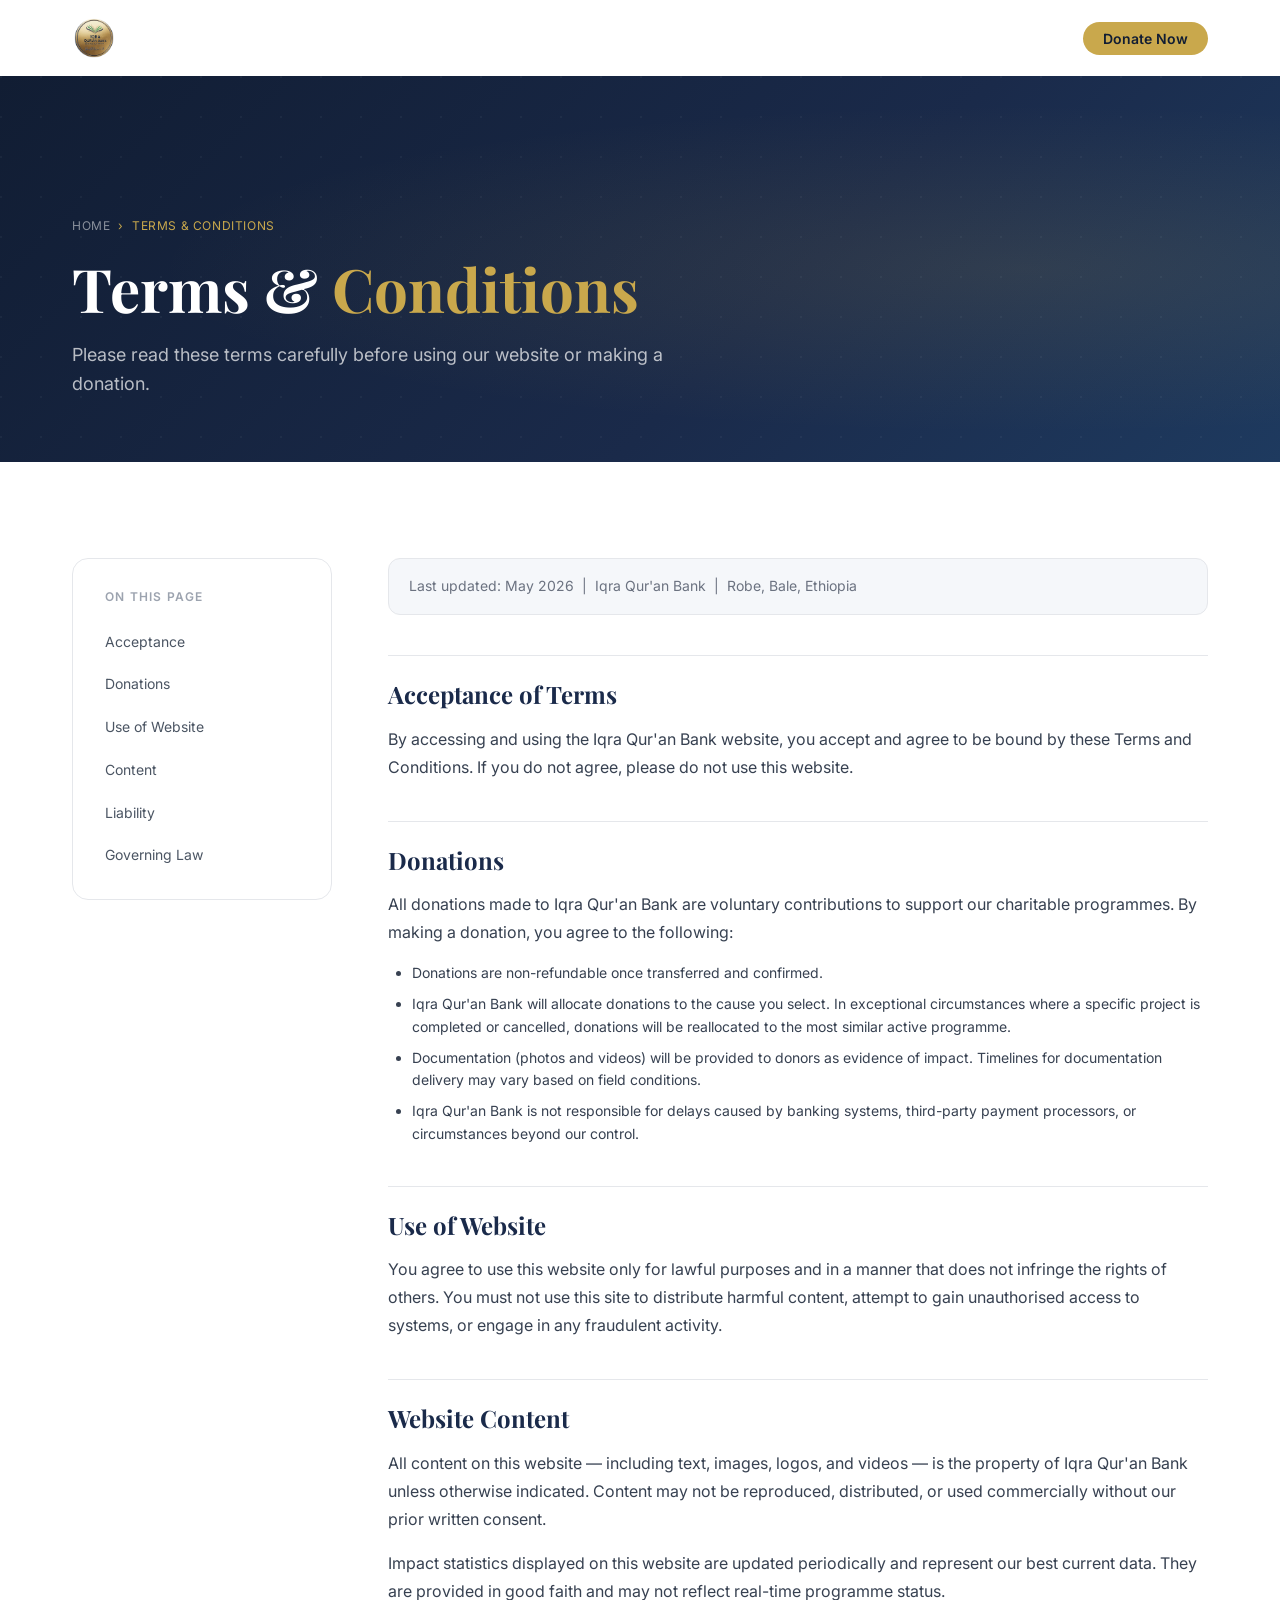
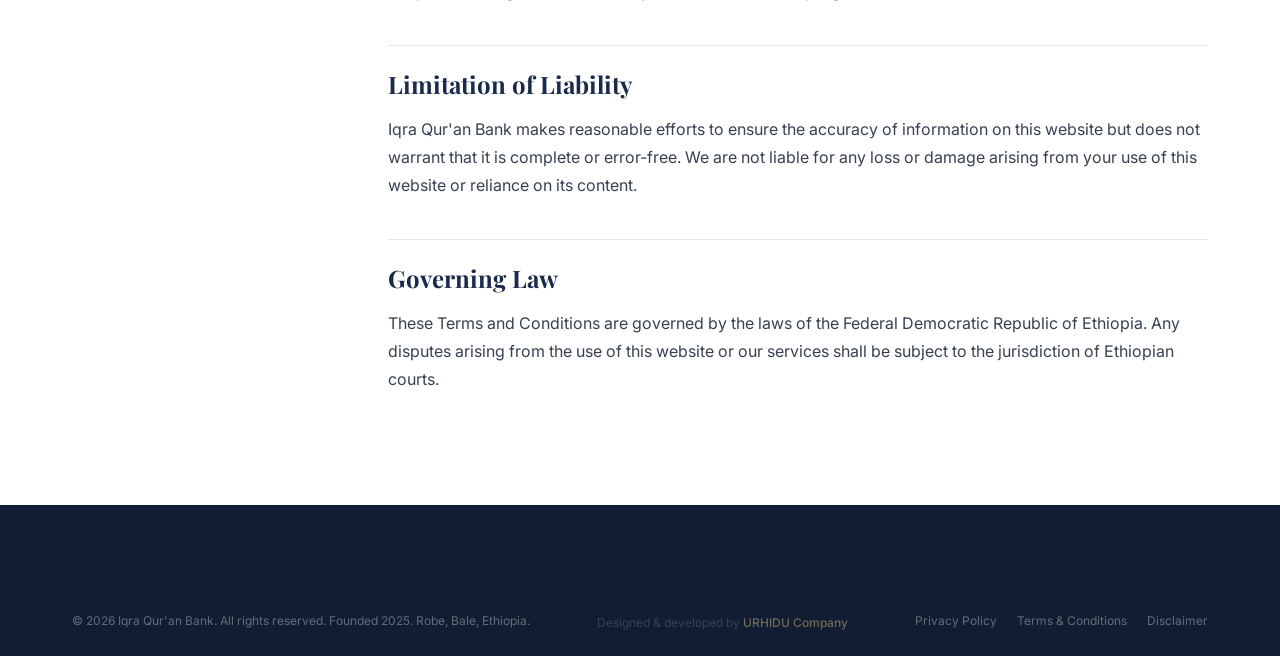
<file: terms.html>
<!DOCTYPE html>
<html lang="en">
<head>
  <meta charset="UTF-8">
  <meta name="viewport" content="width=device-width, initial-scale=1.0">
  <title>Terms & Conditions | Iqra Qur'an Bank</title>
  <link rel="icon" type="image/png" href="assets/images/logo/favicon.png">
  <link rel="stylesheet" href="css/main.css">
    <link rel="stylesheet" href="https://cdnjs.cloudflare.com/ajax/libs/font-awesome/6.4.0/css/all.min.css">
</head>
<body>
    <!-- ═══ NAVBAR ═══════════════════════════════════════════ -->
  <header class="navbar" id="navbar">
    <nav class="navbar__container container">
      <a href="/" class="navbar__logo">
        <img src="assets/images/logo/logo.png" alt="Iqra Qur'an Bank" class="navbar__logo-img">
      </a>
      <ul class="navbar__menu" id="navbarMenu" role="list">
        <li class="navbar__item"><a href="/"    class="navbar__link">Home</a></li>
        <li class="navbar__item"><a href="/about"    class="navbar__link">About</a></li>
        <li class="navbar__item"><a href="/projects" class="navbar__link">Projects</a></li>
        <li class="navbar__item"><a href="/gallery"  class="navbar__link">Gallery</a></li>
        <li class="navbar__item"><a href="/contact"  class="navbar__link">Contact</a></li>
        <li class="navbar__item"><a href="/donate"   class="navbar__link navbar__link--cta">Donate Now</a></li>
      </ul>
      <button class="navbar__hamburger" id="navbarToggle" aria-label="Open navigation menu" aria-expanded="false">
        <span></span><span></span><span></span>
      </button>
    </nav>
  </header>
  <main>
    <section class="page-hero"><div class="page-hero__pattern"></div>
      <div class="container"><div class="page-hero__content">
        <div class="page-hero__breadcrumb"><a href="/">Home</a><span>›</span><span>Terms &amp; Conditions</span></div>
        <h1 class="page-hero__title">Terms &amp; <em>Conditions</em></h1>
        <p class="page-hero__subtitle">Please read these terms carefully before using our website or making a donation.</p>
      </div></div>
    </section>
    <section class="section">
      <div class="container">
        <div class="legal-layout">
          <nav class="legal-nav">
            <p class="legal-nav__title">On This Page</p>
            <a href="#acceptance"  class="legal-nav__link">Acceptance</a>
            <a href="#donations"   class="legal-nav__link">Donations</a>
            <a href="#use-site"    class="legal-nav__link">Use of Website</a>
            <a href="#content"     class="legal-nav__link">Content</a>
            <a href="#liability"   class="legal-nav__link">Liability</a>
            <a href="#governing"   class="legal-nav__link">Governing Law</a>
          </nav>
          <div class="legal-content">
            <div class="legal-meta">Last updated: May 2026 &nbsp;|&nbsp; Iqra Qur'an Bank &nbsp;|&nbsp; Robe, Bale, Ethiopia</div>
            <h2 id="acceptance">Acceptance of Terms</h2>
            <p>By accessing and using the Iqra Qur'an Bank website, you accept and agree to be bound by these Terms and Conditions. If you do not agree, please do not use this website.</p>
            <h2 id="donations">Donations</h2>
            <p>All donations made to Iqra Qur'an Bank are voluntary contributions to support our charitable programmes. By making a donation, you agree to the following:</p>
            <ul>
              <li>Donations are non-refundable once transferred and confirmed.</li>
              <li>Iqra Qur'an Bank will allocate donations to the cause you select. In exceptional circumstances where a specific project is completed or cancelled, donations will be reallocated to the most similar active programme.</li>
              <li>Documentation (photos and videos) will be provided to donors as evidence of impact. Timelines for documentation delivery may vary based on field conditions.</li>
              <li>Iqra Qur'an Bank is not responsible for delays caused by banking systems, third-party payment processors, or circumstances beyond our control.</li>
            </ul>
            <h2 id="use-site">Use of Website</h2>
            <p>You agree to use this website only for lawful purposes and in a manner that does not infringe the rights of others. You must not use this site to distribute harmful content, attempt to gain unauthorised access to systems, or engage in any fraudulent activity.</p>
            <h2 id="content">Website Content</h2>
            <p>All content on this website — including text, images, logos, and videos — is the property of Iqra Qur'an Bank unless otherwise indicated. Content may not be reproduced, distributed, or used commercially without our prior written consent.</p>
            <p>Impact statistics displayed on this website are updated periodically and represent our best current data. They are provided in good faith and may not reflect real-time programme status.</p>
            <h2 id="liability">Limitation of Liability</h2>
            <p>Iqra Qur'an Bank makes reasonable efforts to ensure the accuracy of information on this website but does not warrant that it is complete or error-free. We are not liable for any loss or damage arising from your use of this website or reliance on its content.</p>
            <h2 id="governing">Governing Law</h2>
            <p>These Terms and Conditions are governed by the laws of the Federal Democratic Republic of Ethiopia. Any disputes arising from the use of this website or our services shall be subject to the jurisdiction of Ethiopian courts.</p>
          </div>
        </div>
      </div>
    </section>
  </main>
  
  
  <footer class="footer"><div class="container">
        <div class="footer__bottom">
      <p class="footer__copy">
        &copy; 2026 Iqra Qur'an Bank. All rights reserved. Founded 2025. Robe, Bale, Ethiopia.
      </p>
      <p class="footer__copy" style="margin-top:var(--space-1); opacity:0.45;">
        Designed &amp; developed by
        <a href="https://urhidu.pro.et" target="_blank" rel="noopener"
           style="color:var(--color-gold-light); text-decoration:none; font-weight:var(--weight-medium); opacity:1;">
          URHIDU Company
        </a>
      </p>
      <nav class="footer__legal-links">
        <a href="/privacy"    class="footer__legal-link">Privacy Policy</a>
        <a href="/terms"      class="footer__legal-link">Terms &amp; Conditions</a>
        <a href="/disclaimer" class="footer__legal-link">Disclaimer</a>
      </nav>
    </div>
  </div></footer>
  <script src="js/components/navbar.js"></script>
  <script src="js/components/animations.js"></script>
</body>
</html>
</file>
<file: css/main.css>
/* ============================================================
   IQRA QUR'AN BANK — MAIN STYLESHEET
   Load order matters. Do not rearrange.
   ============================================================

   1. Base
      ├── variables   Design tokens (colors, spacing, type...)
      ├── reset       Normalize browser defaults
      └── typography  Type scale, utilities, layout helpers

   2. Components
      └── components  Buttons, cards, forms, badges, section headers

   3. Sections
      └── sections    Hero, impact, causes, testimonials, CTA

   4. Pages
      └── pages       Donate, gallery, contact, about, projects, legal

   ============================================================ */

@import url('https://fonts.googleapis.com/css2?family=Playfair+Display:wght@400;500;600;700&family=Inter:wght@300;400;500;600;700&display=swap');

@import 'base/variables.css';
@import 'base/reset.css';
@import 'base/typography.css';
@import 'components/navbar.css';
@import 'components/footer.css';
@import 'components/components.css';
@import 'sections/sections.css';
@import 'pages/pages.css';

/* ── Global Animation Utilities ──────────────────────────── */
.fade-in-up {
  opacity: 0;
  transform: translateY(28px);
  transition: opacity 0.65s ease, transform 0.65s ease;
}

.fade-in-up.is-visible {
  opacity: 1;
  transform: translateY(0);
}

.fade-in {
  opacity: 0;
  transition: opacity 0.65s ease;
}

.fade-in.is-visible { opacity: 1; }

.delay-100 { transition-delay: 0.10s; }
.delay-200 { transition-delay: 0.20s; }
.delay-300 { transition-delay: 0.30s; }
.delay-400 { transition-delay: 0.40s; }
.delay-500 { transition-delay: 0.50s; }
.delay-600 { transition-delay: 0.60s; }

/* ── Scrollbar ────────────────────────────────────────────── */
::-webkit-scrollbar        { width: 6px; }
::-webkit-scrollbar-track  { background: var(--color-gray-100); }
::-webkit-scrollbar-thumb  { background: var(--color-gray-300); border-radius: 3px; }
::-webkit-scrollbar-thumb:hover { background: var(--color-gold); }

/* ── Body pad for fixed navbar ────────────────────────────── */
body { padding-top: var(--navbar-height); }

/* Pages that have a full-height hero handle the offset themselves */
.has-fullscreen-hero { padding-top: 0; }
</file>
